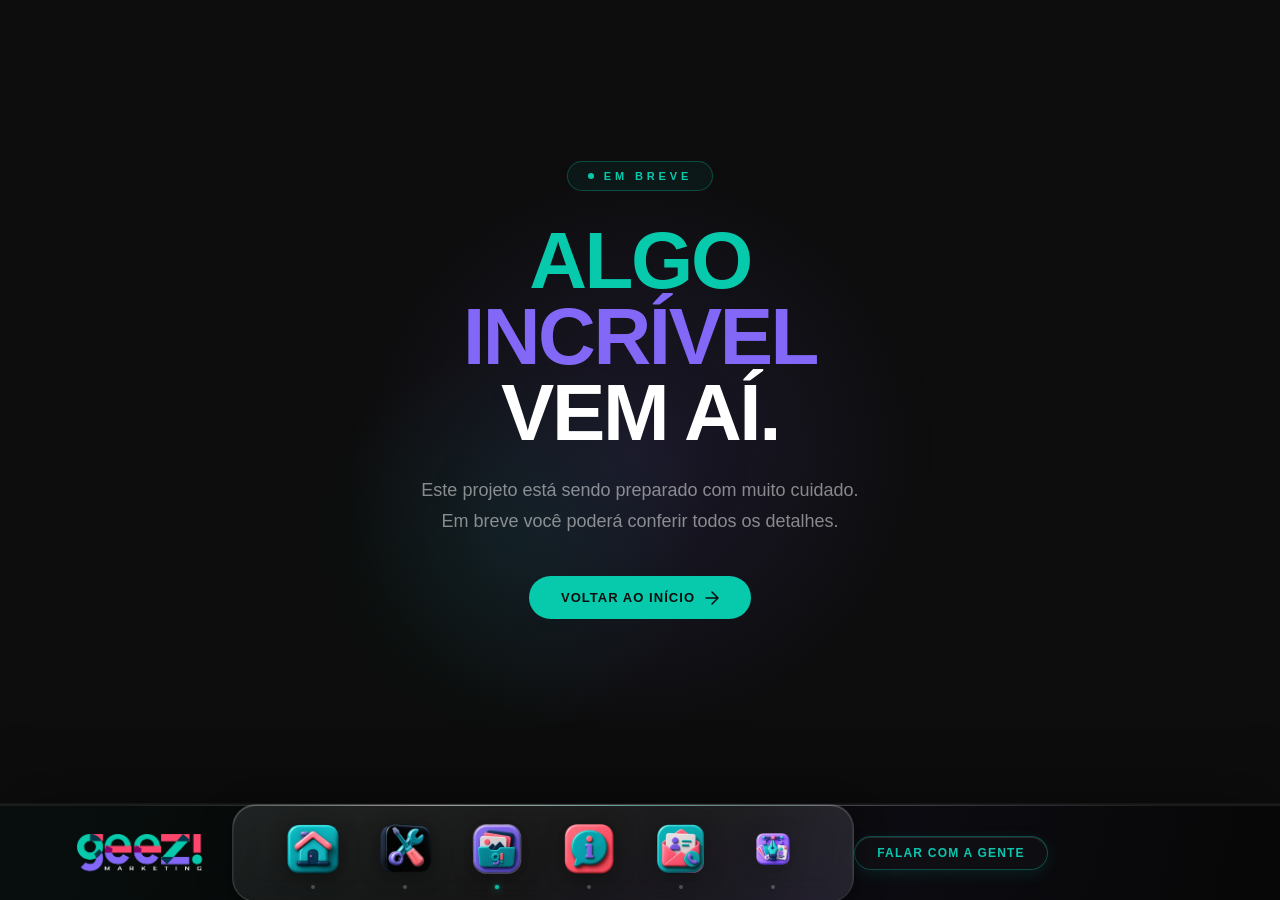
<file: projeto-duavesso.html>
<!DOCTYPE html>
<html lang="pt-BR">
<head>
  <meta charset="UTF-8" />
  <meta name="viewport" content="width=device-width, initial-scale=1.0" />
  <title>Duavesso — Geez</title>
  <meta name="description" content="Case Duavesso Studio Coiffeur: veja como a Geez Marketing desenvolveu o site e a identidade digital do salão." />
  <link rel="canonical" href="https://geezmarketing.com.br/projeto-duavesso.html" />
  <link rel="icon" type="image/png" href="assets/img/icons/favicon.png?v=2" />

  <!-- Dados estruturados (Schema.org) -->
  <script type="application/ld+json">
  {
    "@context": "https://schema.org",
    "@type": "ProfessionalService",
    "@id": "https://geezmarketing.com.br/#organization",
    "name": "Geez Marketing",
    "alternateName": "Geez",
    "description": "Agência de marketing em São Caetano do Sul e São Paulo: sites, identidade visual, branding, marketing digital e gráfica que transformam marcas em resultado.",
    "url": "https://geezmarketing.com.br/",
    "logo": "https://geezmarketing.com.br/assets/img/icons/logo-inteira.png",
    "image": "https://geezmarketing.com.br/assets/img/icons/logo-inteira.png",
    "telephone": "+55-11-94761-7491",
    "email": "contato@geezpublicidade.com.br",
    "priceRange": "$$",
    "address": {
      "@type": "PostalAddress",
      "streetAddress": "Alameda Terracota, 250 - Sala 301",
      "addressLocality": "São Caetano do Sul",
      "postalCode": "09531-190",
      "addressRegion": "SP",
      "addressCountry": "BR"
    },
    "areaServed": ["São Caetano do Sul", "São Paulo", "Grande São Paulo", "Ipiranga"],
    "sameAs": [
      "https://www.instagram.com/geezmarketing/"
    ],
    "keywords": "agência de marketing, agência de publicidade, criação de sites, web design, branding, identidade visual, marketing digital, gestão de redes sociais, UI UX design, gráfica offset e digital, impressão gráfica, São Caetano do Sul, São Paulo, Ipiranga",
    "hasOfferCatalog": {
      "@type": "OfferCatalog",
      "name": "Serviços Geez Marketing",
      "itemListElement": [
        { "@type": "Offer", "itemOffered": { "@type": "Service", "name": "Web Design", "description": "Sites que convertem, impressionam e fidelizam clientes." } },
        { "@type": "Offer", "itemOffered": { "@type": "Service", "name": "Branding", "description": "Identidade visual que transforma negócios em referências." } },
        { "@type": "Offer", "itemOffered": { "@type": "Service", "name": "Marketing Digital", "description": "Estratégia, conteúdo e performance para marcas que dominam o digital." } },
        { "@type": "Offer", "itemOffered": { "@type": "Service", "name": "Identidade Visual", "description": "Marca consistente em todos os pontos de contato com seu cliente." } },
        { "@type": "Offer", "itemOffered": { "@type": "Service", "name": "UI/UX Design", "description": "Interfaces que encantam usuários e entregam experiências memoráveis." } },
        { "@type": "Offer", "itemOffered": { "@type": "Service", "name": "Gráfica", "description": "Materiais impressos com acabamento premium: folders, cartões, embalagens e displays." } },
        { "@type": "Offer", "itemOffered": { "@type": "Service", "name": "Audiovisual", "description": "Produção de vídeo completa: roteiro, filmagem, edição e motion." } }
      ]
    }
  }
  </script>

  <!-- Open Graph / Twitter Card -->
  <meta property="og:type" content="website" />
  <meta property="og:site_name" content="Geez Marketing" />
  <meta property="og:locale" content="pt_BR" />
  <meta property="og:url" content="https://geezmarketing.com.br/projeto-duavesso.html" />
  <meta property="og:title" content="Duavesso — Geez" />
  <meta property="og:description" content="Case Duavesso Studio Coiffeur: veja como a Geez Marketing desenvolveu o site e a identidade digital do salão." />
  <meta property="og:image" content="https://geezmarketing.com.br/assets/img/icons/logo-inteira.png" />
  <meta name="twitter:card" content="summary_large_image" />
  <meta name="twitter:title" content="Duavesso — Geez" />
  <meta name="twitter:description" content="Case Duavesso Studio Coiffeur: veja como a Geez Marketing desenvolveu o site e a identidade digital do salão." />
  <meta name="twitter:image" content="https://geezmarketing.com.br/assets/img/icons/logo-inteira.png" />

  <!-- Preload dos ícones do dock (evita "pop-in" na transição entre páginas) -->
  <link rel="preload" as="image" href="assets/img/icons/logo-inteira.png" />

  <!-- Preconnect para recursos externos críticos -->
  <link rel="preconnect" href="https://api.fontshare.com" crossorigin />
  <link rel="preconnect" href="https://cdn.jsdelivr.net" crossorigin />

  <!-- Fontes (async — não bloqueia renderização) -->
  <link rel="preload" as="style" href="https://api.fontshare.com/v2/css?f[]=clash-display@400,500,600,700&f[]=satoshi@400,500,600,700&display=swap" />
  <link rel="stylesheet" href="https://api.fontshare.com/v2/css?f[]=clash-display@400,500,600,700&f[]=satoshi@400,500,600,700&display=swap" media="print" onload="this.media='all'" />
  <noscript><link rel="stylesheet" href="https://api.fontshare.com/v2/css?f[]=clash-display@400,500,600,700&f[]=satoshi@400,500,600,700&display=swap" /></noscript>
  <link rel="stylesheet" href="assets/css/reset.css" />
  <link rel="stylesheet" href="assets/css/variables.css" />
  <link rel="stylesheet" href="assets/css/dock.css" />
  <link rel="stylesheet" href="assets/css/responsive.css" />
  <link rel="stylesheet" href="assets/css/perf.css" />
  <link rel="stylesheet" href="assets/css/transition.css" />
  <style>
    body {
      background: #0D0D0D;
      color: #fff;
      font-family: 'Satoshi', sans-serif;
      min-height: 100svh;
      display: flex;
      align-items: center;
      justify-content: center;
      padding-bottom: 120px;
      overflow-x: hidden;
    }
    @media (max-width: 768px) {
      body { padding-bottom: 100px; }
    }
    @media (max-width: 380px) {
      body { padding-bottom: 84px; }
    }
    .wip {
      text-align: center;
      padding: 40px 24px;
      position: relative;
      z-index: 2;
      max-width: 680px;
      width: 100%;
    }
    .wip__label {
      font-size: 11px;
      font-weight: 600;
      letter-spacing: 0.35em;
      text-transform: uppercase;
      color: var(--color-teal);
      display: inline-flex;
      align-items: center;
      gap: 10px;
      margin-bottom: 32px;
      padding: 8px 20px;
      border-radius: 999px;
      border: 1px solid rgba(7,201,172,0.3);
      background: rgba(7,201,172,0.06);
    }
    .wip__label::before {
      content: '';
      width: 6px;
      height: 6px;
      border-radius: 50%;
      background: var(--color-teal);
      animation: pulse 2s ease-in-out infinite;
    }
    @keyframes pulse {
      0%, 100% { opacity: 1; transform: scale(1); }
      50% { opacity: 0.4; transform: scale(0.8); }
    }
    .wip__title {
      font-family: 'Clash Display', sans-serif;
      font-size: clamp(36px, 7vw, 80px);
      font-weight: 700;
      line-height: 0.95;
      letter-spacing: -0.03em;
      text-transform: uppercase;
      margin-bottom: 24px;
    }
    .wip__title .c-teal { color: var(--color-teal); }
    .wip__title .c-purple { color: var(--color-purple); }
    .wip__sub {
      font-size: clamp(14px, 1.5vw, 18px);
      color: rgba(255,255,255,0.5);
      line-height: 1.7;
      max-width: 440px;
      margin: 0 auto 40px;
    }
    .wip__cta {
      display: inline-flex;
      align-items: center;
      gap: 10px;
      background: var(--color-teal);
      color: #0D0D0D;
      font-family: 'Satoshi', sans-serif;
      font-size: 13px;
      font-weight: 700;
      letter-spacing: 0.08em;
      text-transform: uppercase;
      padding: 14px 32px;
      border-radius: 999px;
      text-decoration: none;
      transition: transform 0.2s ease, box-shadow 0.2s ease;
    }
    .wip__cta:hover {
      transform: translateY(-2px);
      box-shadow: 0 12px 32px rgba(7,201,172,0.35);
    }
    .wip__glow {
      position: fixed;
      inset: 0;
      pointer-events: none;
      z-index: 1;
    }
    .wip__glow::before {
      content: '';
      position: absolute;
      top: 50%;
      left: 50%;
      transform: translate(-50%, -50%);
      width: 600px;
      height: 600px;
      background: radial-gradient(circle, rgba(131,104,248,0.12) 0%, transparent 70%);
    }
    .wip__glow::after {
      content: '';
      position: absolute;
      top: 60%;
      left: 40%;
      transform: translate(-50%, -50%);
      width: 400px;
      height: 400px;
      background: radial-gradient(circle, rgba(7,201,172,0.08) 0%, transparent 70%);
    }
  </style>
</head>
<body>

  <div id="page-transition">
    <img src="assets/img/icons/logo-geez-static.webp" data-full="assets/img/icons/logo-geez.webp" alt="Geez" draggable="false" />
  </div>

  <div class="wip__glow"></div>

  <div class="wip">
    <span class="wip__label">Em breve</span>
    <h1 class="wip__title">
      <span class="c-teal">Algo</span><br>
      <span class="c-purple">incrível</span><br>
      vem aí.
    </h1>
    <p class="wip__sub">
      Este projeto está sendo preparado com muito cuidado. Em breve você poderá conferir todos os detalhes.
    </p>
    <a href="index.html" class="wip__cta">
      Voltar ao início
      <svg width="14" height="14" viewBox="0 0 14 14" fill="none">
        <path d="M1 7h12M7 1l6 6-6 6" stroke="currentColor" stroke-width="1.5" stroke-linecap="round" stroke-linejoin="round"/>
      </svg>
    </a>
  </div>

  <nav class="bottom-nav" id="dock-nav">
    <img class="bottom-nav__brand" src="assets/img/icons/logo-inteira.png" alt="Geez" draggable="false" />
    <div class="dock">
      <div class="dock__item" data-target="index.html">
        <div class="dock__icon dock__icon--img"><img src="assets/img/icons/home-static.webp" data-full="assets/img/icons/home.webp" alt="Início" draggable="false" /></div>
        <span class="dock__label">Início</span>
        <div class="dock__dot"></div>
      </div>
      <div class="dock__item" data-target="index.html#servicos">
        <div class="dock__icon dock__icon--img"><img src="assets/img/icons/servicos-static.webp" data-full="assets/img/icons/servicos.webp" alt="Serviços" draggable="false" /></div>
        <span class="dock__label">Serviços</span>
        <div class="dock__dot"></div>
      </div>
      <div class="dock__item is-active" data-target="projetos.html">
        <div class="dock__icon dock__icon--img"><img src="assets/img/icons/projetos-static.webp" data-full="assets/img/icons/projetos.webp" alt="Projetos" draggable="false" /></div>
        <span class="dock__label">Projetos</span>
        <div class="dock__dot"></div>
      </div>
      <div class="dock__item" data-target="sobre.html">
        <div class="dock__icon dock__icon--img"><img src="assets/img/icons/sobre-static.webp" data-full="assets/img/icons/sobre.webp" alt="Sobre" draggable="false" /></div>
        <span class="dock__label">Sobre</span>
        <div class="dock__dot"></div>
      </div>
      <div class="dock__item" data-target="index.html#contato">
        <div class="dock__icon dock__icon--img"><img src="assets/img/icons/contato-static.webp" data-full="assets/img/icons/contato.webp" alt="Contato" draggable="false" /></div>
        <span class="dock__label">Contato</span>
        <div class="dock__dot"></div>
      </div>
      <div class="dock__item" data-target="grafica.html">
        <div class="dock__icon dock__icon--img"><img src="assets/img/icons/grafica-static.webp" data-full="assets/img/icons/grafica.webp" alt="Gráfica" draggable="false" /></div>
        <span class="dock__label">Gráfica</span>
        <div class="dock__dot"></div>
      </div>
    </div>
    <a href="https://wa.me/5511947617491" target="_blank" rel="noopener" class="bottom-nav__cta">Falar com a gente</a>
  </nav>

  <script src="https://cdn.jsdelivr.net/npm/gsap@3.12.5/dist/gsap.min.js"></script>
  <script src="assets/js/transition.js"></script>
  <script src="assets/js/icon-swap.js"></script>
  <script src="assets/js/dock.js"></script>
</body>
</html>
</file>
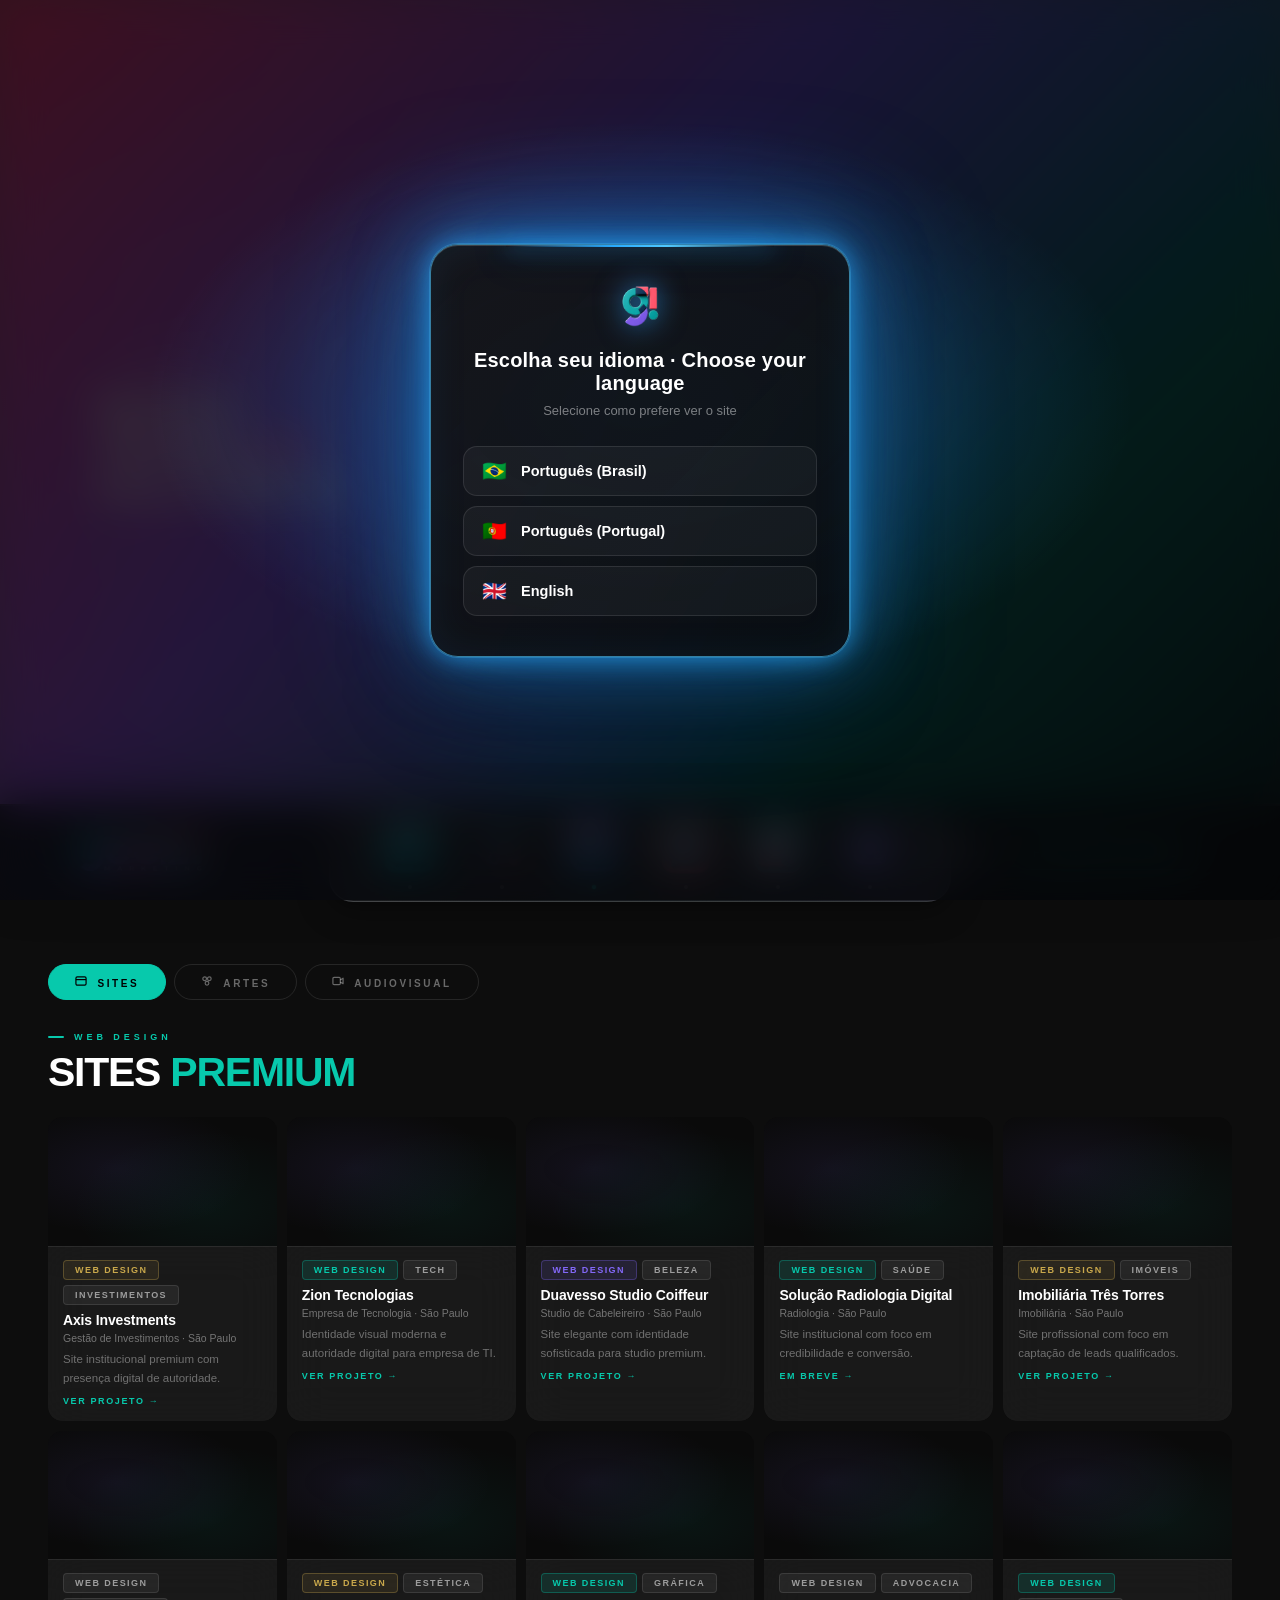
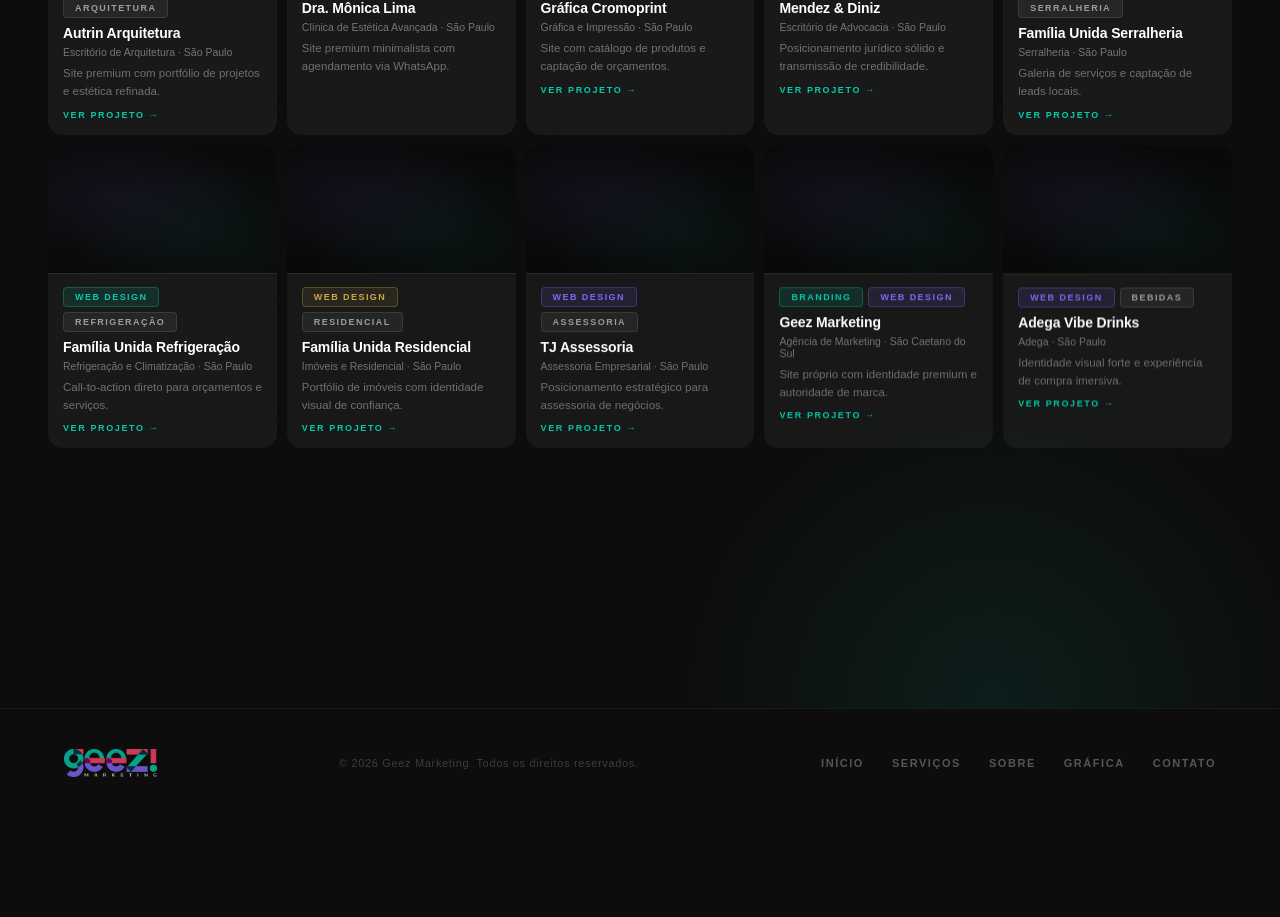
<file: projetos.html>
<!DOCTYPE html>
<html lang="pt-BR">
<head>
  <meta charset="UTF-8" />
  <meta name="viewport" content="width=device-width, initial-scale=1.0" />
  <title>Projetos — Geez</title>
  <meta name="description" content="Conheça os projetos da Geez: cases de sites, identidade visual, branding e campanhas que geram resultado para nossos clientes." />
  <link rel="canonical" href="https://geezmarketing.com.br/projetos.html" />
  <link rel="icon" type="image/png" href="assets/img/icons/favicon.png?v=2" />

  <!-- Dados estruturados (Schema.org) -->
  <script type="application/ld+json">
  {
    "@context": "https://schema.org",
    "@type": "ProfessionalService",
    "@id": "https://geezmarketing.com.br/#organization",
    "name": "Geez Marketing",
    "alternateName": "Geez",
    "description": "Agência de marketing em São Caetano do Sul e São Paulo: sites, identidade visual, branding, marketing digital e gráfica que transformam marcas em resultado.",
    "url": "https://geezmarketing.com.br/",
    "logo": "https://geezmarketing.com.br/assets/img/icons/logo-inteira.png",
    "image": "https://geezmarketing.com.br/assets/img/icons/logo-inteira.png",
    "telephone": "+55-11-94761-7491",
    "email": "contato@geezpublicidade.com.br",
    "priceRange": "$$",
    "address": {
      "@type": "PostalAddress",
      "streetAddress": "Alameda Terracota, 250 - Sala 301",
      "addressLocality": "São Caetano do Sul",
      "postalCode": "09531-190",
      "addressRegion": "SP",
      "addressCountry": "BR"
    },
    "areaServed": ["São Caetano do Sul", "São Paulo", "Grande São Paulo", "Ipiranga"],
    "sameAs": [
      "https://www.instagram.com/geezmarketing/"
    ],
    "keywords": "agência de marketing, agência de publicidade, criação de sites, web design, branding, identidade visual, marketing digital, gestão de redes sociais, UI UX design, gráfica offset e digital, impressão gráfica, São Caetano do Sul, São Paulo, Ipiranga",
    "hasOfferCatalog": {
      "@type": "OfferCatalog",
      "name": "Serviços Geez Marketing",
      "itemListElement": [
        { "@type": "Offer", "itemOffered": { "@type": "Service", "name": "Web Design", "description": "Sites que convertem, impressionam e fidelizam clientes." } },
        { "@type": "Offer", "itemOffered": { "@type": "Service", "name": "Branding", "description": "Identidade visual que transforma negócios em referências." } },
        { "@type": "Offer", "itemOffered": { "@type": "Service", "name": "Marketing Digital", "description": "Estratégia, conteúdo e performance para marcas que dominam o digital." } },
        { "@type": "Offer", "itemOffered": { "@type": "Service", "name": "Identidade Visual", "description": "Marca consistente em todos os pontos de contato com seu cliente." } },
        { "@type": "Offer", "itemOffered": { "@type": "Service", "name": "UI/UX Design", "description": "Interfaces que encantam usuários e entregam experiências memoráveis." } },
        { "@type": "Offer", "itemOffered": { "@type": "Service", "name": "Gráfica", "description": "Materiais impressos com acabamento premium: folders, cartões, embalagens e displays." } },
        { "@type": "Offer", "itemOffered": { "@type": "Service", "name": "Audiovisual", "description": "Produção de vídeo completa: roteiro, filmagem, edição e motion." } }
      ]
    }
  }
  </script>

  <!-- Open Graph / Twitter Card -->
  <meta property="og:type" content="website" />
  <meta property="og:site_name" content="Geez Marketing" />
  <meta property="og:locale" content="pt_BR" />
  <meta property="og:url" content="https://geezmarketing.com.br/projetos.html" />
  <meta property="og:title" content="Projetos — Geez" />
  <meta property="og:description" content="Conheça os projetos da Geez: cases de sites, identidade visual, branding e campanhas que geram resultado para nossos clientes." />
  <meta property="og:image" content="https://geezmarketing.com.br/assets/img/icons/logo-inteira.png" />
  <meta name="twitter:card" content="summary_large_image" />
  <meta name="twitter:title" content="Projetos — Geez" />
  <meta name="twitter:description" content="Conheça os projetos da Geez: cases de sites, identidade visual, branding e campanhas que geram resultado para nossos clientes." />
  <meta name="twitter:image" content="https://geezmarketing.com.br/assets/img/icons/logo-inteira.png" />

  <!-- Preload dos ícones do dock (evita "pop-in" na transição entre páginas) -->
  <link rel="preload" as="image" href="assets/img/icons/logo-inteira.png" />

  <!-- Preconnect para recursos externos críticos -->
  <link rel="preconnect" href="https://api.fontshare.com" crossorigin />
  <link rel="preconnect" href="https://cdn.jsdelivr.net" crossorigin />
  <link rel="preconnect" href="https://apresentacao.geezmarketing.com.br" crossorigin />

  <!-- Fontes (async — não bloqueia renderização) -->
  <link rel="preload" as="style" href="https://api.fontshare.com/v2/css?f[]=clash-display@400,500,600,700&f[]=satoshi@400,500,600,700&display=swap" />
  <link rel="stylesheet" href="https://api.fontshare.com/v2/css?f[]=clash-display@400,500,600,700&f[]=satoshi@400,500,600,700&display=swap" media="print" onload="this.media='all'" />
  <noscript><link rel="stylesheet" href="https://api.fontshare.com/v2/css?f[]=clash-display@400,500,600,700&f[]=satoshi@400,500,600,700&display=swap" /></noscript>
  <link rel="stylesheet" href="assets/css/reset.css" />
  <link rel="stylesheet" href="assets/css/variables.css" />
  <link rel="stylesheet" href="assets/css/dock.css" />
  <link rel="stylesheet" href="assets/css/projects.css" />
  <link rel="stylesheet" href="assets/css/responsive.css" />
  <link rel="stylesheet" href="assets/css/perf.css" />
  <link rel="stylesheet" href="assets/css/transition.css" />
  <link rel="stylesheet" href="assets/css/lang.css" />
  <style>
    body {
      background: #0D0D0D;
      color: #fff;
      font-family: 'Satoshi', sans-serif;
    }

    /* força altura do hero ignorando cache do projects.css */
    .pg-hero { min-height: 100svh !important; }

    /* ── PLAY BUTTON nos cards de vídeo ── */
    .pcard__play {
      position: absolute; inset: 0; z-index: 2;
      display: flex; align-items: center; justify-content: center;
      background: rgba(0,0,0,0.28);
      transition: opacity .3s, background .3s;
      cursor: pointer;
    }
    .pcard__play:hover { background: rgba(0,0,0,0.42); }
    .pcard__play .play-ring {
      width: 44px; height: 44px; border-radius: 50%;
      background: rgba(255,255,255,0.15);
      border: 1.5px solid rgba(255,255,255,0.5);
      display: flex; align-items: center; justify-content: center;
      transition: transform .2s, background .2s;
      backdrop-filter: blur(4px);
    }
    .pcard__play:hover .play-ring {
      transform: scale(1.1);
      background: rgba(255,255,255,0.25);
    }
    .pcard__play svg { margin-left: 3px; }
    .pcard__play.is-gone { opacity: 0; pointer-events: none; }

    /* ── FOOTER ── */
    .pg-footer {
      border-top: 1px solid rgba(255,255,255,0.06);
      padding: 40px clamp(24px, 5vw, 80px) 140px; /* 140px evita dock por cima */
    }
    .pg-footer__inner {
      display: flex;
      align-items: center;
      justify-content: space-between;
      flex-wrap: wrap;
      row-gap: 12px;
      gap: 24px;
    }
    .pg-footer__logo { display: flex; align-items: center; opacity: .8; transition: opacity .25s; }
    .pg-footer__logo:hover { opacity: 1; }
    .pg-footer__logo img { height: 28px; width: auto; display: block; }
    .pg-footer__copy {
      font-size: 11px;
      color: rgba(255,255,255,0.2);
      letter-spacing: 0.06em;
      text-align: center;
      flex: 1;
    }
    .pg-footer__links {
      display: flex;
      align-items: center;
      gap: 28px;
    }
    .pg-footer__links a {
      font-size: 11px;
      font-weight: 600;
      letter-spacing: 0.14em;
      text-transform: uppercase;
      color: rgba(255,255,255,0.3);
      transition: color .25s;
    }
    .pg-footer__links a:hover { color: #07C9AC; }
    @media (max-width: 768px) {
      .pg-footer__inner {
        flex-direction: column;
        align-items: center;
        gap: 18px;
        text-align: center;
      }
      .pg-footer__copy { flex: none; }
      .pg-footer__links { gap: 18px; flex-wrap: wrap; justify-content: center; }
    }

    /* ── TABS ── */
    .pg-tabs {
      display: flex; gap: 8px;
      padding: 0 48px 32px;
      flex-wrap: wrap;
    }
    .pg-tab {
      font-size: 10px; font-weight: 700; letter-spacing: .26em; text-transform: uppercase;
      padding: 10px 26px; border-radius: 999px;
      border: 1px solid rgba(255,255,255,.1);
      background: transparent; color: rgba(255,255,255,.38);
      cursor: pointer; transition: all .2s;
    }
    .pg-tab:hover { color: rgba(255,255,255,.75); border-color: rgba(255,255,255,.22); }
    .pg-tab.is-active.tab-sites    { background: var(--teal,#07C9AC);   border-color: var(--teal,#07C9AC);   color: #000; }
    .pg-tab.is-active.tab-artes    { background: var(--pink,#FE466C);   border-color: var(--pink,#FE466C);   color: #fff; }
    .pg-tab.is-active.tab-av       { background: var(--purple,#8368F8); border-color: var(--purple,#8368F8); color: #fff; }

    /* ── SECTION WRAPPER ── */
    .pg-section { padding: 0 48px 100px; }
    .pg-section.is-hidden { display: none; }

    .pg-section-head { margin-bottom: 24px; }
    .pg-sec-label {
      display: flex; align-items: center; gap: 10px;
      font-size: 9px; font-weight: 700; letter-spacing: .44em; text-transform: uppercase;
      color: var(--teal,#07C9AC); margin-bottom: 10px;
    }
    .pg-sec-label::before { content:''; width:16px; height:2px; background:var(--teal,#07C9AC); border-radius:1px; }
    .pg-sec-title {
      font-family: 'Clash Display', sans-serif;
      font-size: clamp(28px,3.2vw,44px); font-weight: 700;
      line-height: 1; letter-spacing: -.03em; text-transform: uppercase;
    }
    .pg-sec-title .accent-teal   { color: var(--teal,#07C9AC); }
    .pg-sec-title .accent-pink   { color: var(--pink,#FE466C); }
    .pg-sec-title .accent-purple { color: var(--purple,#8368F8); }

    /* ── PORTFOLIO GRID (sites) ── */
    .port-grid-v2 { display: grid; grid-template-columns: repeat(5,1fr); gap: 10px; }

    /* placeholder visual enquanto vídeo não carrega */
    .pcard__video {
      aspect-ratio: 16/9;
      background: linear-gradient(135deg, #111 0%, #1a1a1a 50%, #111 100%);
      position: relative;
    }
    .pcard__video::before {
      content: '';
      position: absolute; inset: 0;
      background: radial-gradient(ellipse at 30% 40%, rgba(131,104,248,.08) 0%, transparent 60%),
                  radial-gradient(ellipse at 70% 70%, rgba(7,201,172,.06) 0%, transparent 60%);
    }
    .pcard__video video {
      position: relative; z-index: 1;
    }

    .pcard {
      display: flex; flex-direction: column; text-decoration: none; color: inherit;
      border-radius: 14px; overflow: hidden;
      transition: transform .25s, box-shadow .25s;
    }
    .pcard:hover { transform: translateY(-3px); box-shadow: 0 20px 48px rgba(0,0,0,.5); }
    .pcard__video { width: 100%; overflow: hidden; flex-shrink: 0; background: #0a0a0a; }
    .pcard__video video { width: 100%; height: auto; display: block; }
    .pcard__info {
      padding: 13px 15px 15px; display: flex; flex-direction: column; gap: 4px;
      background: rgba(255,255,255,.05);
      backdrop-filter: blur(20px);
      border-top: 1px solid rgba(255,255,255,.08);
      flex: 1;
    }
    .pcard__tags { display: flex; gap: 5px; flex-wrap: wrap; margin-bottom: 3px; }
    .pcard__name {
      font-family: 'Clash Display', sans-serif;
      font-size: 14px; font-weight: 700; letter-spacing: -.01em; color: #fff; line-height: 1.2;
    }
    .pcard__cat  { font-size: 10.5px; color: rgba(255,255,255,.4); font-weight: 500; }
    .pcard__desc { font-size: 11.5px; line-height: 1.58; color: rgba(255,255,255,.38); margin-top: 2px; }
    .pcard__link {
      display: inline-flex; align-items: center; gap: 5px;
      font-size: 9px; font-weight: 700; letter-spacing: .18em; text-transform: uppercase;
      color: var(--teal,#07C9AC); text-decoration: none; margin-top: 5px;
      transition: gap .2s, opacity .2s;
    }
    .pcard__link:hover { gap: 9px; opacity: .7; }

    /* port tags */
    .port-tag {
      font-size: 9px; font-weight: 700; letter-spacing: .16em;
      text-transform: uppercase; padding: 4px 11px; border-radius: 4px;
    }
    .port-tag-teal   { color: #07C9AC; background: rgba(7,201,172,.12);   border: 1px solid rgba(7,201,172,.3); }
    .port-tag-purple { color: #8368F8; background: rgba(131,104,248,.12); border: 1px solid rgba(131,104,248,.3); }
    .port-tag-gold   { color: #C9A84C; background: rgba(201,168,76,.1);   border: 1px solid rgba(201,168,76,.3); }
    .port-tag-pink   { color: #FE466C; background: rgba(254,70,108,.1);   border: 1px solid rgba(254,70,108,.28); }
    .port-tag-dark   { color: rgba(255,255,255,.55); background: rgba(255,255,255,.06); border: 1px solid rgba(255,255,255,.1); }

    /* ── ARTES — masonry ── */
    .sart-filters {
      display: flex; gap: 6px; margin-bottom: 20px; flex-wrap: wrap;
    }
    .sart-filter {
      font-size: 8px; font-weight: 700; letter-spacing: .18em; text-transform: uppercase;
      padding: 5px 13px; border-radius: 999px;
      border: 1px solid rgba(255,255,255,.1);
      background: transparent; color: rgba(255,255,255,.38);
      cursor: pointer; transition: all .2s;
    }
    .sart-filter:hover  { color: rgba(255,255,255,.75); border-color: rgba(255,255,255,.22); }
    .sart-filter.active { background: var(--pink,#FE466C); border-color: var(--pink,#FE466C); color: #fff; }
    .sart-grid { columns: 4; column-gap: 10px; }
    .sart-card {
      break-inside: avoid; margin-bottom: 10px; border-radius: 10px;
      overflow: hidden; cursor: pointer; display: block;
      text-decoration: none; transition: transform .25s;
    }
    .sart-card:hover { transform: translateY(-2px); }
    .sart-card.hidden { display: none; }
    .sart-img { width: 100% !important; height: auto !important; display: block; transition: transform .35s; }
    .sart-card:hover .sart-img { transform: scale(1.03); }
    .sart-bar {
      padding: 6px 9px;
      background: rgba(255,255,255,.04);
      border-top: 1px solid rgba(255,255,255,.06);
      display: flex; align-items: center; justify-content: space-between; gap: 6px;
    }
    .sart-cat    { font-size: 7px; font-weight: 700; letter-spacing: .2em; text-transform: uppercase; white-space: nowrap; }
    .sart-client { font-size: 8.5px; color: rgba(255,255,255,.28); white-space: nowrap; overflow: hidden; text-overflow: ellipsis; }

    /* ── RESPONSIVE ── */
    @media (max-width: 1024px) {
      .port-grid-v2 { grid-template-columns: repeat(3,1fr); }
      .sart-grid { columns: 3; }
    }
    @media (max-width: 768px) {
      .pg-tabs { padding: 0 20px 20px; }
      .pg-section { padding: 0 20px 100px; }
      .port-grid-v2 { grid-template-columns: repeat(2,1fr) !important; gap: 8px; }
      .pcard__desc { display: none; }
      .pcard__tags { display: none; }
      .pcard__name { font-size: 12px; }
      .pcard__cat  { font-size: 9.5px; }
      .pcard__info { padding: 9px 10px 10px; }
      .sart-grid { columns: 2 !important; column-gap: 6px; }
      .sart-card { margin-bottom: 6px; }
      .pg-sec-title { font-size: clamp(24px, 8vw, 36px); }
    }
  </style>
</head>
<body>

  <div id="page-transition">
    <img src="assets/img/icons/logo-geez-static.webp" data-full="assets/img/icons/logo-geez.webp" alt="Geez" draggable="false" />
  </div>

  <!-- ── LANG POPUP — escolha de idioma (1ª visita) ── -->
  <div class="lang-popup" id="lang-popup">
    <div class="lang-popup__card">
      <img class="lang-popup__logo" src="assets/img/icons/logo-geez-static.webp" data-full="assets/img/icons/logo-geez.webp" alt="Geez" draggable="false" />
      <p class="lang-popup__title">Escolha seu idioma · Choose your language</p>
      <p class="lang-popup__sub">Selecione como prefere ver o site</p>
      <div class="lang-popup__options">
        <button type="button" class="lang-popup__btn" data-lang="pt-br">
          <span class="lang-popup__flag">🇧🇷</span>
          <span>Português (Brasil)</span>
        </button>
        <button type="button" class="lang-popup__btn" data-lang="pt-pt">
          <span class="lang-popup__flag">🇵🇹</span>
          <span>Português (Portugal)</span>
        </button>
        <button type="button" class="lang-popup__btn" data-lang="en">
          <span class="lang-popup__flag">🇬🇧</span>
          <span>English</span>
        </button>
      </div>
    </div>
  </div>

  <section class="projects-section" id="projects-section">

    <!-- ── HERO ── -->
    <div class="pg-hero">
      <div class="pg-hero__video">
        <video class="pg-hero__vid" src="assets/video/mulher-hero.mp4" autoplay muted loop playsinline></video>
      </div>
      <div class="pg-hero__text">
        <span class="pg-hero__label" data-i18n="projetos.hero.label">Portfólio</span>
        <h1 class="pg-hero__title" data-i18n="projetos.hero.title">Nosso<br><em>trabalho</em><br>fala por si.</h1>
        <p class="pg-hero__count"><strong id="visible-count">15</strong> <span id="count-label" data-i18n="projetos.count.sites">projetos</span></p>
      </div>
    </div>

    <!-- ── TABS ── -->
    <div class="pg-tabs">
      <button class="pg-tab tab-sites is-active" data-section="sites">
        <svg width="12" height="12" viewBox="0 0 13 13" fill="none" style="margin-right:5px"><rect x="1" y="2" width="11" height="9" rx="1.5" stroke="currentColor" stroke-width="1.3"/><path d="M1 5h11" stroke="currentColor" stroke-width="1.3"/></svg>
        <span data-i18n="projetos.tabs.sites">Sites</span>
      </button>
      <button class="pg-tab tab-artes" data-section="artes">
        <svg width="12" height="12" viewBox="0 0 13 13" fill="none" style="margin-right:5px"><circle cx="4" cy="4" r="2" stroke="currentColor" stroke-width="1.3"/><circle cx="9" cy="4" r="2" stroke="currentColor" stroke-width="1.3"/><circle cx="6.5" cy="9" r="2" stroke="currentColor" stroke-width="1.3"/></svg>
        <span data-i18n="projetos.tabs.artes">Artes</span>
      </button>
      <button class="pg-tab tab-av" data-section="audiovisual">
        <svg width="12" height="12" viewBox="0 0 13 13" fill="none" style="margin-right:5px"><rect x="1" y="2.5" width="8" height="8" rx="1.2" stroke="currentColor" stroke-width="1.3"/><path d="M9 5.5l3-2v6l-3-2" stroke="currentColor" stroke-width="1.3" stroke-linejoin="round"/></svg>
        <span data-i18n="common.cat.audiovisual">Audiovisual</span>
      </button>
    </div>

    <!-- ══════════════════════════════════
         SEÇÃO: SITES
    ══════════════════════════════════ -->
    <div class="pg-section" id="section-sites">
      <div class="pg-section-head">
        <p class="pg-sec-label">Web Design</p>
        <h2 class="pg-sec-title" data-i18n="projetos.sites.title">Sites <span class="accent-teal">Premium</span></h2>
      </div>

      <div class="port-grid-v2">

        <a href="https://www.axisinvestments.com.br" target="_blank" class="pcard">
          <div class="pcard__video"><video muted loop playsinline preload="none" data-src="https://apresentacao.geezmarketing.com.br/videos-web/axisinvestments-video.mp4"></video></div>
          <div class="pcard__info">
            <div class="pcard__tags"><span class="port-tag port-tag-gold">Web Design</span><span class="port-tag port-tag-dark" data-i18n="projetos.card.axis.tag2">Investimentos</span></div>
            <p class="pcard__name">Axis Investments</p>
            <p class="pcard__cat" data-i18n="projetos.card.axis.cat">Gestão de Investimentos · São Paulo</p>
            <p class="pcard__desc" data-i18n="projetos.card.axis.desc">Site institucional premium com presença digital de autoridade.</p>
            <span class="pcard__link" data-i18n="common.link.ver_projeto">Ver projeto →</span>
          </div>
        </a>

        <a href="https://ziontecnologias.com.br" target="_blank" class="pcard">
          <div class="pcard__video"><video muted loop playsinline preload="none" data-src="https://apresentacao.geezmarketing.com.br/videos-web/ziontecnologias-video.mp4"></video></div>
          <div class="pcard__info">
            <div class="pcard__tags"><span class="port-tag port-tag-teal">Web Design</span><span class="port-tag port-tag-dark" data-i18n="projetos.card.zion.tag2">Tech</span></div>
            <p class="pcard__name">Zion Tecnologias</p>
            <p class="pcard__cat" data-i18n="projetos.card.zion.cat">Empresa de Tecnologia · São Paulo</p>
            <p class="pcard__desc" data-i18n="projetos.card.zion.desc">Identidade visual moderna e autoridade digital para empresa de TI.</p>
            <span class="pcard__link" data-i18n="common.link.ver_projeto">Ver projeto →</span>
          </div>
        </a>

        <div class="pcard">
          <div class="pcard__video"><video muted loop playsinline preload="none" data-src="https://apresentacao.geezmarketing.com.br/videos-web/video-duavesso.mp4"></video></div>
          <div class="pcard__info">
            <div class="pcard__tags"><span class="port-tag port-tag-purple">Web Design</span><span class="port-tag port-tag-dark" data-i18n="projetos.card.duavesso.tag2">Beleza</span></div>
            <p class="pcard__name">Duavesso Studio Coiffeur</p>
            <p class="pcard__cat" data-i18n="projetos.card.duavesso.cat">Studio de Cabeleireiro · São Paulo</p>
            <p class="pcard__desc" data-i18n="projetos.card.duavesso.desc">Site elegante com identidade sofisticada para studio premium.</p>
            <span class="pcard__link">Ver projeto →</span>
          </div>
        </div>

        <div class="pcard">
          <div class="pcard__video"><video muted loop playsinline preload="none" data-src="https://apresentacao.geezmarketing.com.br/videos-web/solucaoradiologia-video.mp4"></video></div>
          <div class="pcard__info">
            <div class="pcard__tags"><span class="port-tag port-tag-teal">Web Design</span><span class="port-tag port-tag-dark" data-i18n="projetos.card.radiologia.tag2">Saúde</span></div>
            <p class="pcard__name">Solução Radiologia Digital</p>
            <p class="pcard__cat" data-i18n="projetos.card.radiologia.cat">Radiologia · São Paulo</p>
            <p class="pcard__desc" data-i18n="projetos.card.radiologia.desc">Site institucional com foco em credibilidade e conversão.</p>
            <span class="pcard__link" data-i18n="common.link.em_breve">Em breve →</span>
          </div>
        </div>

        <a href="https://imobiliariatrestorres.com.br" target="_blank" class="pcard">
          <div class="pcard__video"><video muted loop playsinline preload="none" data-src="https://apresentacao.geezmarketing.com.br/videos-web/trestorres-video.mp4"></video></div>
          <div class="pcard__info">
            <div class="pcard__tags"><span class="port-tag port-tag-gold">Web Design</span><span class="port-tag port-tag-dark" data-i18n="projetos.card.trestorres.tag2">Imóveis</span></div>
            <p class="pcard__name">Imobiliária Três Torres</p>
            <p class="pcard__cat" data-i18n="projetos.card.trestorres.cat">Imobiliária · São Paulo</p>
            <p class="pcard__desc" data-i18n="projetos.card.trestorres.desc">Site profissional com foco em captação de leads qualificados.</p>
            <span class="pcard__link" data-i18n="common.link.ver_projeto">Ver projeto →</span>
          </div>
        </a>

        <a href="https://autrinarquitetura.com" target="_blank" class="pcard">
          <div class="pcard__video"><video muted loop playsinline preload="none" data-src="https://apresentacao.geezmarketing.com.br/videos-web/autrinarquitetura-video.mp4"></video></div>
          <div class="pcard__info">
            <div class="pcard__tags"><span class="port-tag port-tag-dark">Web Design</span><span class="port-tag port-tag-dark" data-i18n="projetos.card.autrin.tag2">Arquitetura</span></div>
            <p class="pcard__name">Autrin Arquitetura</p>
            <p class="pcard__cat" data-i18n="projetos.card.autrin.cat">Escritório de Arquitetura · São Paulo</p>
            <p class="pcard__desc" data-i18n="projetos.card.autrin.desc">Site premium com portfólio de projetos e estética refinada.</p>
            <span class="pcard__link" data-i18n="common.link.ver_projeto">Ver projeto →</span>
          </div>
        </a>

        <div class="pcard">
          <div class="pcard__video"><video muted loop playsinline preload="none" data-src="https://apresentacao.geezmarketing.com.br/videos-web/estetica-monica-video.mp4"></video></div>
          <div class="pcard__info">
            <div class="pcard__tags"><span class="port-tag port-tag-gold">Web Design</span><span class="port-tag port-tag-dark" data-i18n="projetos.card.monica.tag2">Estética</span></div>
            <p class="pcard__name">Dra. Mônica Lima</p>
            <p class="pcard__cat" data-i18n="projetos.card.monica.cat">Clínica de Estética Avançada · São Paulo</p>
            <p class="pcard__desc" data-i18n="projetos.card.monica.desc">Site premium minimalista com agendamento via WhatsApp.</p>
          </div>
        </div>

        <a href="https://graficacromoprint.com.br" target="_blank" class="pcard">
          <div class="pcard__video"><video muted loop playsinline preload="none" data-src="https://apresentacao.geezmarketing.com.br/videos-web/graficacromoprint-video.mp4"></video></div>
          <div class="pcard__info">
            <div class="pcard__tags"><span class="port-tag port-tag-teal">Web Design</span><span class="port-tag port-tag-dark" data-i18n="projetos.card.cromoprint.tag2">Gráfica</span></div>
            <p class="pcard__name">Gráfica Cromoprint</p>
            <p class="pcard__cat" data-i18n="projetos.card.cromoprint.cat">Gráfica e Impressão · São Paulo</p>
            <p class="pcard__desc" data-i18n="projetos.card.cromoprint.desc">Site com catálogo de produtos e captação de orçamentos.</p>
            <span class="pcard__link" data-i18n="common.link.ver_projeto">Ver projeto →</span>
          </div>
        </a>

        <a href="https://www.mendezdiniz.com.br" target="_blank" class="pcard">
          <div class="pcard__video"><video muted loop playsinline preload="none" data-src="https://apresentacao.geezmarketing.com.br/videos-web/mendezdiniz-video.mp4"></video></div>
          <div class="pcard__info">
            <div class="pcard__tags"><span class="port-tag port-tag-dark">Web Design</span><span class="port-tag port-tag-dark" data-i18n="projetos.card.mendez.tag2">Advocacia</span></div>
            <p class="pcard__name">Mendez &amp; Diniz</p>
            <p class="pcard__cat" data-i18n="projetos.card.mendez.cat">Escritório de Advocacia · São Paulo</p>
            <p class="pcard__desc" data-i18n="projetos.card.mendez.desc">Posicionamento jurídico sólido e transmissão de credibilidade.</p>
            <span class="pcard__link" data-i18n="common.link.ver_projeto">Ver projeto →</span>
          </div>
        </a>

        <a href="https://serralheriafamiliaunida.com.br" target="_blank" class="pcard">
          <div class="pcard__video"><video muted loop playsinline preload="none" data-src="https://apresentacao.geezmarketing.com.br/videos-web/serralheriafamiliaunida-video.mp4"></video></div>
          <div class="pcard__info">
            <div class="pcard__tags"><span class="port-tag port-tag-teal">Web Design</span><span class="port-tag port-tag-dark" data-i18n="projetos.card.serralheria.tag2">Serralheria</span></div>
            <p class="pcard__name">Família Unida Serralheria</p>
            <p class="pcard__cat" data-i18n="projetos.card.serralheria.cat">Serralheria · São Paulo</p>
            <p class="pcard__desc" data-i18n="projetos.card.serralheria.desc">Galeria de serviços e captação de leads locais.</p>
            <span class="pcard__link" data-i18n="common.link.ver_projeto">Ver projeto →</span>
          </div>
        </a>

        <a href="https://refrigeracaofamiliaunida.com.br" target="_blank" class="pcard">
          <div class="pcard__video"><video muted loop playsinline preload="none" data-src="https://apresentacao.geezmarketing.com.br/videos-web/refrigeracaofamiliaunida-video.mp4"></video></div>
          <div class="pcard__info">
            <div class="pcard__tags"><span class="port-tag port-tag-teal">Web Design</span><span class="port-tag port-tag-dark" data-i18n="projetos.card.refrigeracao.tag2">Refrigeração</span></div>
            <p class="pcard__name">Família Unida Refrigeração</p>
            <p class="pcard__cat" data-i18n="projetos.card.refrigeracao.cat">Refrigeração e Climatização · São Paulo</p>
            <p class="pcard__desc" data-i18n="projetos.card.refrigeracao.desc">Call-to-action direto para orçamentos e serviços.</p>
            <span class="pcard__link" data-i18n="common.link.ver_projeto">Ver projeto →</span>
          </div>
        </a>

        <a href="https://residencialfamiliaunida.com.br" target="_blank" class="pcard">
          <div class="pcard__video"><video muted loop playsinline preload="none" data-src="https://apresentacao.geezmarketing.com.br/videos-web/residencialfamiliaunida-video.mp4"></video></div>
          <div class="pcard__info">
            <div class="pcard__tags"><span class="port-tag port-tag-gold">Web Design</span><span class="port-tag port-tag-dark" data-i18n="projetos.card.residencial.tag2">Residencial</span></div>
            <p class="pcard__name">Família Unida Residencial</p>
            <p class="pcard__cat" data-i18n="projetos.card.residencial.cat">Imóveis e Residencial · São Paulo</p>
            <p class="pcard__desc" data-i18n="projetos.card.residencial.desc">Portfólio de imóveis com identidade visual de confiança.</p>
            <span class="pcard__link" data-i18n="common.link.ver_projeto">Ver projeto →</span>
          </div>
        </a>

        <a href="https://tjassessoria.com.br" target="_blank" class="pcard">
          <div class="pcard__video"><video muted loop playsinline preload="none" data-src="https://apresentacao.geezmarketing.com.br/videos-web/tjassessoria-video.mp4"></video></div>
          <div class="pcard__info">
            <div class="pcard__tags"><span class="port-tag port-tag-purple">Web Design</span><span class="port-tag port-tag-dark" data-i18n="projetos.card.tj.tag2">Assessoria</span></div>
            <p class="pcard__name">TJ Assessoria</p>
            <p class="pcard__cat" data-i18n="projetos.card.tj.cat">Assessoria Empresarial · São Paulo</p>
            <p class="pcard__desc" data-i18n="projetos.card.tj.desc">Posicionamento estratégico para assessoria de negócios.</p>
            <span class="pcard__link" data-i18n="common.link.ver_projeto">Ver projeto →</span>
          </div>
        </a>

        <div class="pcard">
          <div class="pcard__video"><video muted loop playsinline preload="none" data-src="https://apresentacao.geezmarketing.com.br/videos-web/geezi-site-video.mp4"></video></div>
          <div class="pcard__info">
            <div class="pcard__tags"><span class="port-tag port-tag-teal">Branding</span><span class="port-tag port-tag-purple">Web Design</span></div>
            <p class="pcard__name">Geez Marketing</p>
            <p class="pcard__cat" data-i18n="projetos.card.geez.cat">Agência de Marketing · São Caetano do Sul</p>
            <p class="pcard__desc" data-i18n="projetos.card.geez.desc">Site próprio com identidade premium e autoridade de marca.</p>
            <span class="pcard__link">Ver projeto →</span>
          </div>
        </div>

        <a href="https://www.adegavibedrinks.com.br" target="_blank" class="pcard">
          <div class="pcard__video"><video muted loop playsinline preload="none" data-src="https://apresentacao.geezmarketing.com.br/videos-web/adegavibedrinks-video.mp4"></video></div>
          <div class="pcard__info">
            <div class="pcard__tags"><span class="port-tag port-tag-purple">Web Design</span><span class="port-tag port-tag-dark" data-i18n="projetos.card.vibedrinks.tag2">Bebidas</span></div>
            <p class="pcard__name">Adega Vibe Drinks</p>
            <p class="pcard__cat" data-i18n="projetos.card.vibedrinks.cat">Adega · São Paulo</p>
            <p class="pcard__desc" data-i18n="projetos.card.vibedrinks.desc">Identidade visual forte e experiência de compra imersiva.</p>
            <span class="pcard__link" data-i18n="common.link.ver_projeto">Ver projeto →</span>
          </div>
        </a>

      </div>
    </div>

    <!-- ══════════════════════════════════
         SEÇÃO: ARTES
    ══════════════════════════════════ -->
    <div class="pg-section is-hidden" id="section-artes">
      <div class="pg-section-head">
        <p class="pg-sec-label" data-i18n="projetos.artes.label">Criações</p>
        <h2 class="pg-sec-title" data-i18n="projetos.artes.title">Design <span class="accent-pink">exclusivo</span></h2>
      </div>

      <div class="sart-filters">
        <button class="sart-filter active" data-filter="all" data-i18n="common.cat.todos">Todos</button>
        <button class="sart-filter" data-filter="branding" data-i18n="common.cat.branding">Branding</button>
        <button class="sart-filter" data-filter="social" data-i18n="common.cat.social">Social</button>
        <button class="sart-filter" data-filter="web" data-i18n="common.cat.web">Web</button>
        <button class="sart-filter" data-filter="grafica" data-i18n="common.cat.grafica">Gráfica</button>
        <button class="sart-filter" data-filter="motion" data-i18n="common.cat.motion">Motion</button>
      </div>

      <div class="sart-grid">
        <a class="sart-card" data-category="branding" href="https://apresentacao.geezmarketing.com.br/artes/ACRINIL.png" target="_blank"><img class="sart-img" src="https://apresentacao.geezmarketing.com.br/artes/ACRINIL.png" loading="lazy" alt=""><div class="sart-bar"><span class="sart-cat" style="color:#07C9AC" data-i18n="common.cat.branding">Branding</span><span class="sart-client">Id. Visual</span></div></a>
        <a class="sart-card" data-category="social" href="https://apresentacao.geezmarketing.com.br/artes/CAIPIRINHA.png" target="_blank"><img class="sart-img" src="https://apresentacao.geezmarketing.com.br/artes/CAIPIRINHA.png" loading="lazy" alt=""><div class="sart-bar"><span class="sart-cat" style="color:#8368F8" data-i18n="common.cat.social">Social</span><span class="sart-client">Post</span></div></a>
        <a class="sart-card" data-category="web" href="https://apresentacao.geezmarketing.com.br/artes/Banners para site.png" target="_blank"><img class="sart-img" src="https://apresentacao.geezmarketing.com.br/artes/Banners para site.png" loading="lazy" alt=""><div class="sart-bar"><span class="sart-cat" style="color:#07B4FF" data-i18n="common.cat.web">Web</span><span class="sart-client">Banner</span></div></a>
        <a class="sart-card" data-category="branding" href="https://apresentacao.geezmarketing.com.br/artes/Prancheta 1 copiar.png" target="_blank"><img class="sart-img" src="https://apresentacao.geezmarketing.com.br/artes/Prancheta 1 copiar.png" loading="lazy" alt=""><div class="sart-bar"><span class="sart-cat" style="color:#07C9AC" data-i18n="common.cat.branding">Branding</span><span class="sart-client">Logo</span></div></a>
        <a class="sart-card" data-category="grafica" href="https://apresentacao.geezmarketing.com.br/artes/PARAFUADEIRAS.png" target="_blank"><img class="sart-img" src="https://apresentacao.geezmarketing.com.br/artes/PARAFUADEIRAS.png" loading="lazy" alt=""><div class="sart-bar"><span class="sart-cat" style="color:#C9A84C" data-i18n="common.cat.grafica">Gráfica</span><span class="sart-client">Produto</span></div></a>
        <a class="sart-card" data-category="social" href="https://apresentacao.geezmarketing.com.br/artes/MÃES NAMORADOS neki .png" target="_blank"><img class="sart-img" src="https://apresentacao.geezmarketing.com.br/artes/MÃES NAMORADOS neki .png" loading="lazy" alt=""><div class="sart-bar"><span class="sart-cat" style="color:#FE466C" data-i18n="common.cat.social">Social</span><span class="sart-client">Data</span></div></a>
        <a class="sart-card" data-category="motion" href="https://apresentacao.geezmarketing.com.br/artes/Untitled Project - illustrationImage.png" target="_blank"><img class="sart-img" src="https://apresentacao.geezmarketing.com.br/artes/Untitled Project - illustrationImage.png" loading="lazy" alt=""><div class="sart-bar"><span class="sart-cat" style="color:#8368F8" data-i18n="common.cat.motion">Motion</span><span class="sart-client">Animação</span></div></a>
        <a class="sart-card" data-category="branding" href="https://apresentacao.geezmarketing.com.br/artes/Laboratorio.png" target="_blank"><img class="sart-img" src="https://apresentacao.geezmarketing.com.br/artes/Laboratorio.png" loading="lazy" alt=""><div class="sart-bar"><span class="sart-cat" style="color:#07C9AC" data-i18n="common.cat.branding">Branding</span><span class="sart-client">Lab</span></div></a>
        <a class="sart-card" data-category="social" href="https://apresentacao.geezmarketing.com.br/artes/2.png" target="_blank"><img class="sart-img" src="https://apresentacao.geezmarketing.com.br/artes/2.png" loading="lazy" alt=""><div class="sart-bar"><span class="sart-cat" style="color:#8368F8" data-i18n="common.cat.social">Social</span><span class="sart-client">Carrossel</span></div></a>
        <a class="sart-card" data-category="social" href="https://apresentacao.geezmarketing.com.br/artes/ChatGPT Image 7 de jan. de 2026, 23_22_53.png" target="_blank"><img class="sart-img" src="https://apresentacao.geezmarketing.com.br/artes/ChatGPT Image 7 de jan. de 2026, 23_22_53.png" loading="lazy" alt=""><div class="sart-bar"><span class="sart-cat" style="color:#FE466C" data-i18n="common.cat.social">Social</span><span class="sart-client">Arte</span></div></a>
        <a class="sart-card" data-category="web" href="https://apresentacao.geezmarketing.com.br/artes/ChatGPT Image 8 de jan. de 2026, 22_34_37.png" target="_blank"><img class="sart-img" src="https://apresentacao.geezmarketing.com.br/artes/ChatGPT Image 8 de jan. de 2026, 22_34_37.png" loading="lazy" alt=""><div class="sart-bar"><span class="sart-cat" style="color:#07B4FF" data-i18n="common.cat.web">Web</span><span class="sart-client">UI</span></div></a>
        <a class="sart-card" data-category="branding" href="https://apresentacao.geezmarketing.com.br/artes/ChatGPT Image 9 de jan. de 2026, 00_46_41.png" target="_blank"><img class="sart-img" src="https://apresentacao.geezmarketing.com.br/artes/ChatGPT Image 9 de jan. de 2026, 00_46_41.png" loading="lazy" alt=""><div class="sart-bar"><span class="sart-cat" style="color:#07C9AC" data-i18n="common.cat.branding">Branding</span><span class="sart-client">Visual</span></div></a>
        <a class="sart-card" data-category="social" href="https://apresentacao.geezmarketing.com.br/artes/3.png" target="_blank"><img class="sart-img" src="https://apresentacao.geezmarketing.com.br/artes/3.png" loading="lazy" alt=""><div class="sart-bar"><span class="sart-cat" style="color:#8368F8" data-i18n="common.cat.social">Social</span><span class="sart-client">Stories</span></div></a>
        <a class="sart-card" data-category="grafica" href="https://apresentacao.geezmarketing.com.br/artes/st.png" target="_blank"><img class="sart-img" src="https://apresentacao.geezmarketing.com.br/artes/st.png" loading="lazy" alt=""><div class="sart-bar"><span class="sart-cat" style="color:#C9A84C" data-i18n="common.cat.grafica">Gráfica</span><span class="sart-client">Arte</span></div></a>
        <a class="sart-card" data-category="motion" href="https://apresentacao.geezmarketing.com.br/artes/Untitled Project - illustrationImage (1).png" target="_blank"><img class="sart-img" src="https://apresentacao.geezmarketing.com.br/artes/Untitled Project - illustrationImage (1).png" loading="lazy" alt=""><div class="sart-bar"><span class="sart-cat" style="color:#8368F8" data-i18n="common.cat.motion">Motion</span><span class="sart-client">Reel</span></div></a>
        <a class="sart-card" data-category="web" href="https://apresentacao.geezmarketing.com.br/artes/Untitled Project - illustrationImage (2).png" target="_blank"><img class="sart-img" src="https://apresentacao.geezmarketing.com.br/artes/Untitled Project - illustrationImage (2).png" loading="lazy" alt=""><div class="sart-bar"><span class="sart-cat" style="color:#07B4FF" data-i18n="common.cat.web">Web</span><span class="sart-client">App</span></div></a>
        <a class="sart-card" data-category="social" href="https://apresentacao.geezmarketing.com.br/artes/1.png" target="_blank"><img class="sart-img" src="https://apresentacao.geezmarketing.com.br/artes/1.png" loading="lazy" alt=""><div class="sart-bar"><span class="sart-cat" style="color:#8368F8" data-i18n="common.cat.social">Social</span><span class="sart-client">Post</span></div></a>
        <a class="sart-card" data-category="social" href="https://apresentacao.geezmarketing.com.br/artes/3 st.png" target="_blank"><img class="sart-img" src="https://apresentacao.geezmarketing.com.br/artes/3 st.png" loading="lazy" alt=""><div class="sart-bar"><span class="sart-cat" style="color:#FE466C" data-i18n="common.cat.social">Social</span><span class="sart-client">Stories</span></div></a>
        <a class="sart-card" data-category="social" href="https://apresentacao.geezmarketing.com.br/artes/Anuncio Oba.png" target="_blank"><img class="sart-img" src="https://apresentacao.geezmarketing.com.br/artes/Anuncio Oba.png" loading="lazy" alt=""><div class="sart-bar"><span class="sart-cat" style="color:#8368F8" data-i18n="common.cat.social">Social</span><span class="sart-client">Anúncio</span></div></a>
        <a class="sart-card" data-category="social" href="https://apresentacao.geezmarketing.com.br/artes/BLACK FRIDAY.png" target="_blank"><img class="sart-img" src="https://apresentacao.geezmarketing.com.br/artes/BLACK FRIDAY.png" loading="lazy" alt=""><div class="sart-bar"><span class="sart-cat" style="color:#FE466C" data-i18n="common.cat.social">Social</span><span class="sart-client">Black Friday</span></div></a>
        <a class="sart-card" data-category="social" href="https://apresentacao.geezmarketing.com.br/artes/CAPA.png" target="_blank"><img class="sart-img" src="https://apresentacao.geezmarketing.com.br/artes/CAPA.png" loading="lazy" alt=""><div class="sart-bar"><span class="sart-cat" style="color:#8368F8" data-i18n="common.cat.social">Social</span><span class="sart-client">Capa</span></div></a>
        <a class="sart-card" data-category="social" href="https://apresentacao.geezmarketing.com.br/artes/FAMILIA UNIDA RESIDENCIAL.png" target="_blank"><img class="sart-img" src="https://apresentacao.geezmarketing.com.br/artes/FAMILIA UNIDA RESIDENCIAL.png" loading="lazy" alt=""><div class="sart-bar"><span class="sart-cat" style="color:#FE466C" data-i18n="common.cat.social">Social</span><span class="sart-client">Família Unida</span></div></a>
        <a class="sart-card" data-category="web" href="https://apresentacao.geezmarketing.com.br/artes/HOME.png" target="_blank"><img class="sart-img" src="https://apresentacao.geezmarketing.com.br/artes/HOME.png" loading="lazy" alt=""><div class="sart-bar"><span class="sart-cat" style="color:#07B4FF" data-i18n="common.cat.web">Web</span><span class="sart-client">Home</span></div></a>
        <a class="sart-card" data-category="branding" href="https://apresentacao.geezmarketing.com.br/artes/Prancheta 1.png" target="_blank"><img class="sart-img" src="https://apresentacao.geezmarketing.com.br/artes/Prancheta 1.png" loading="lazy" alt=""><div class="sart-bar"><span class="sart-cat" style="color:#07C9AC" data-i18n="common.cat.branding">Branding</span><span class="sart-client">Logo</span></div></a>
        <a class="sart-card" data-category="branding" href="https://apresentacao.geezmarketing.com.br/artes/Prancheta 2.png" target="_blank"><img class="sart-img" src="https://apresentacao.geezmarketing.com.br/artes/Prancheta 2.png" loading="lazy" alt=""><div class="sart-bar"><span class="sart-cat" style="color:#07C9AC" data-i18n="common.cat.branding">Branding</span><span class="sart-client">Id. Visual</span></div></a>
        <a class="sart-card" data-category="branding" href="https://apresentacao.geezmarketing.com.br/artes/Prancheta 3 copiar 4.png" target="_blank"><img class="sart-img" src="https://apresentacao.geezmarketing.com.br/artes/Prancheta 3 copiar 4.png" loading="lazy" alt=""><div class="sart-bar"><span class="sart-cat" style="color:#07C9AC" data-i18n="common.cat.branding">Branding</span><span class="sart-client">Id. Visual</span></div></a>
        <a class="sart-card" data-category="branding" href="https://apresentacao.geezmarketing.com.br/artes/Prancheta 3 copiar 9.png" target="_blank"><img class="sart-img" src="https://apresentacao.geezmarketing.com.br/artes/Prancheta 3 copiar 9.png" loading="lazy" alt=""><div class="sart-bar"><span class="sart-cat" style="color:#07C9AC" data-i18n="common.cat.branding">Branding</span><span class="sart-client">Id. Visual</span></div></a>
        <a class="sart-card" data-category="social" href="https://apresentacao.geezmarketing.com.br/artes/TJ POST .png" target="_blank"><img class="sart-img" src="https://apresentacao.geezmarketing.com.br/artes/TJ POST .png" loading="lazy" alt=""><div class="sart-bar"><span class="sart-cat" style="color:#8368F8" data-i18n="common.cat.social">Social</span><span class="sart-client">TJ Assessoria</span></div></a>
        <a class="sart-card" data-category="social" href="https://apresentacao.geezmarketing.com.br/artes/TRABALHO POST.png" target="_blank"><img class="sart-img" src="https://apresentacao.geezmarketing.com.br/artes/TRABALHO POST.png" loading="lazy" alt=""><div class="sart-bar"><span class="sart-cat" style="color:#8368F8" data-i18n="common.cat.social">Social</span><span class="sart-client">Post</span></div></a>
        <a class="sart-card" data-category="social" href="https://apresentacao.geezmarketing.com.br/artes/TRES TORRES NATAL.png" target="_blank"><img class="sart-img" src="https://apresentacao.geezmarketing.com.br/artes/TRES TORRES NATAL.png" loading="lazy" alt=""><div class="sart-bar"><span class="sart-cat" style="color:#FE466C" data-i18n="common.cat.social">Social</span><span class="sart-client">Três Torres</span></div></a>
        <a class="sart-card" data-category="grafica" href="https://apresentacao.geezmarketing.com.br/artes/cartão de visita.png" target="_blank"><img class="sart-img" src="https://apresentacao.geezmarketing.com.br/artes/cartão de visita.png" loading="lazy" alt=""><div class="sart-bar"><span class="sart-cat" style="color:#C9A84C" data-i18n="common.cat.grafica">Gráfica</span><span class="sart-client">Cartão de Visita</span></div></a>
        <a class="sart-card" data-category="social" href="https://apresentacao.geezmarketing.com.br/artes/familia.png" target="_blank"><img class="sart-img" src="https://apresentacao.geezmarketing.com.br/artes/familia.png" loading="lazy" alt=""><div class="sart-bar"><span class="sart-cat" style="color:#8368F8" data-i18n="common.cat.social">Social</span><span class="sart-client">Arte</span></div></a>
        <a class="sart-card" data-category="social" href="https://apresentacao.geezmarketing.com.br/artes/mulher.png" target="_blank"><img class="sart-img" src="https://apresentacao.geezmarketing.com.br/artes/mulher.png" loading="lazy" alt=""><div class="sart-bar"><span class="sart-cat" style="color:#FE466C" data-i18n="common.cat.social">Social</span><span class="sart-client">Arte</span></div></a>
      </div>
    </div>

    <!-- ══════════════════════════════════
         SEÇÃO: AUDIOVISUAL
    ══════════════════════════════════ -->
    <div class="pg-section is-hidden" id="section-audiovisual">
      <div class="pg-section-head">
        <p class="pg-sec-label" data-i18n="projetos.av.label">Produções</p>
        <h2 class="pg-sec-title" data-i18n="projetos.av.title">Audio<span class="accent-purple">visual</span></h2>
      </div>

      <div class="sart-grid">
        <a class="sart-card" href="https://apresentacao.geezmarketing.com.br/videomaker/WhatsApp Image 2026-06-05 at 10.07.26.jpeg" target="_blank"><img class="sart-img" src="https://apresentacao.geezmarketing.com.br/videomaker/WhatsApp Image 2026-06-05 at 10.07.26.jpeg" loading="lazy" alt=""><div class="sart-bar"><span class="sart-cat" style="color:#FE466C" data-i18n="common.cat.audiovisual">Audiovisual</span><span class="sart-client" data-i18n="projetos.av.producao">Produção</span></div></a>
        <a class="sart-card" href="https://apresentacao.geezmarketing.com.br/videomaker/WhatsApp Image 2026-06-05 at 10.14.26.jpeg" target="_blank"><img class="sart-img" src="https://apresentacao.geezmarketing.com.br/videomaker/WhatsApp Image 2026-06-05 at 10.14.26.jpeg" loading="lazy" alt=""><div class="sart-bar"><span class="sart-cat" style="color:#FE466C" data-i18n="common.cat.audiovisual">Audiovisual</span><span class="sart-client" data-i18n="projetos.av.producao">Produção</span></div></a>
        <a class="sart-card" href="https://apresentacao.geezmarketing.com.br/videomaker/WhatsApp Image 2026-06-05 at 11.05.57.jpeg" target="_blank"><img class="sart-img" src="https://apresentacao.geezmarketing.com.br/videomaker/WhatsApp Image 2026-06-05 at 11.05.57.jpeg" loading="lazy" alt=""><div class="sart-bar"><span class="sart-cat" style="color:#FE466C" data-i18n="common.cat.audiovisual">Audiovisual</span><span class="sart-client">BTS</span></div></a>
        <a class="sart-card" href="https://apresentacao.geezmarketing.com.br/videomaker/WhatsApp Image 2026-06-05 at 11.29.18.jpeg" target="_blank"><img class="sart-img" src="https://apresentacao.geezmarketing.com.br/videomaker/WhatsApp Image 2026-06-05 at 11.29.18.jpeg" loading="lazy" alt=""><div class="sart-bar"><span class="sart-cat" style="color:#FE466C" data-i18n="common.cat.audiovisual">Audiovisual</span><span class="sart-client">BTS</span></div></a>
        <a class="sart-card" href="https://apresentacao.geezmarketing.com.br/videomaker/WhatsApp Image 2026-06-05 at 11.29.49.jpeg" target="_blank"><img class="sart-img" src="https://apresentacao.geezmarketing.com.br/videomaker/WhatsApp Image 2026-06-05 at 11.29.49.jpeg" loading="lazy" alt=""><div class="sart-bar"><span class="sart-cat" style="color:#FE466C" data-i18n="common.cat.audiovisual">Audiovisual</span><span class="sart-client">BTS</span></div></a>
        <a class="sart-card" href="https://apresentacao.geezmarketing.com.br/videomaker/WhatsApp Image 2026-06-05 at 11.36.32.jpeg" target="_blank"><img class="sart-img" src="https://apresentacao.geezmarketing.com.br/videomaker/WhatsApp Image 2026-06-05 at 11.36.32.jpeg" loading="lazy" alt=""><div class="sart-bar"><span class="sart-cat" style="color:#FE466C" data-i18n="common.cat.audiovisual">Audiovisual</span><span class="sart-client">BTS</span></div></a>
        <a class="sart-card" href="https://apresentacao.geezmarketing.com.br/videomaker/Captura de tela 2026-06-05 105733.png" target="_blank"><img class="sart-img" src="https://apresentacao.geezmarketing.com.br/videomaker/Captura de tela 2026-06-05 105733.png" loading="lazy" alt=""><div class="sart-bar"><span class="sart-cat" style="color:#8368F8" data-i18n="common.cat.videomaker">Video Maker</span><span class="sart-client" data-i18n="projetos.av.edicao">Edição</span></div></a>
        <a class="sart-card" href="https://apresentacao.geezmarketing.com.br/videomaker/Captura de tela 2026-06-05 105826.png" target="_blank"><img class="sart-img" src="https://apresentacao.geezmarketing.com.br/videomaker/Captura de tela 2026-06-05 105826.png" loading="lazy" alt=""><div class="sart-bar"><span class="sart-cat" style="color:#8368F8" data-i18n="common.cat.videomaker">Video Maker</span><span class="sart-client" data-i18n="projetos.av.edicao">Edição</span></div></a>
        <a class="sart-card" href="https://apresentacao.geezmarketing.com.br/videomaker/Captura de tela 2026-06-05 112220.png" target="_blank"><img class="sart-img" src="https://apresentacao.geezmarketing.com.br/videomaker/Captura de tela 2026-06-05 112220.png" loading="lazy" alt=""><div class="sart-bar"><span class="sart-cat" style="color:#8368F8" data-i18n="common.cat.videomaker">Video Maker</span><span class="sart-client" data-i18n="projetos.av.edicao">Edição</span></div></a>
        <a class="sart-card" href="https://apresentacao.geezmarketing.com.br/videomaker/Captura de tela 2026-06-05 034639.png" target="_blank"><img class="sart-img" src="https://apresentacao.geezmarketing.com.br/videomaker/Captura de tela 2026-06-05 034639.png" loading="lazy" alt=""><div class="sart-bar"><span class="sart-cat" style="color:#8368F8" data-i18n="common.cat.videomaker">Video Maker</span><span class="sart-client" data-i18n="projetos.av.edicao">Edição</span></div></a>
        <a class="sart-card" href="https://apresentacao.geezmarketing.com.br/videomaker/Captura de tela 2026-06-05 034718.png" target="_blank"><img class="sart-img" src="https://apresentacao.geezmarketing.com.br/videomaker/Captura de tela 2026-06-05 034718.png" loading="lazy" alt=""><div class="sart-bar"><span class="sart-cat" style="color:#8368F8" data-i18n="common.cat.videomaker">Video Maker</span><span class="sart-client" data-i18n="projetos.av.edicao">Edição</span></div></a>
        <a class="sart-card" href="https://apresentacao.geezmarketing.com.br/videomaker/Captura de tela 2026-06-05 141620.png" target="_blank"><img class="sart-img" src="https://apresentacao.geezmarketing.com.br/videomaker/Captura de tela 2026-06-05 141620.png" loading="lazy" alt=""><div class="sart-bar"><span class="sart-cat" style="color:#FE466C" data-i18n="common.cat.audiovisual">Audiovisual</span><span class="sart-client" data-i18n="projetos.av.producao">Produção</span></div></a>
        <a class="sart-card" href="https://apresentacao.geezmarketing.com.br/videomaker/652294549_18112782598663765_3964684104060627313_n.jpg" target="_blank"><img class="sart-img" src="https://apresentacao.geezmarketing.com.br/videomaker/652294549_18112782598663765_3964684104060627313_n.jpg" loading="lazy" alt=""><div class="sart-bar"><span class="sart-cat" style="color:#FE466C" data-i18n="common.cat.audiovisual">Audiovisual</span><span class="sart-client">BTS</span></div></a>
      </div>
    </div>

  </section>

  <!-- ── FOOTER ── -->
  <footer class="pg-footer">
    <div class="pg-footer__inner">
      <a href="index.html" class="pg-footer__logo" aria-label="Geez Marketing">
        <img src="assets/img/icons/logo-inteira.png" alt="Geez" height="28" draggable="false" loading="lazy" />
      </a>
      <span class="pg-footer__copy" data-i18n="common.footer.copy">© 2026 Geez Marketing. Todos os direitos reservados.</span>
      <nav class="pg-footer__links">
        <a href="index.html" data-i18n="common.dock.inicio">Início</a>
        <a href="index.html#servicos" data-i18n="common.dock.servicos">Serviços</a>
        <a href="sobre.html" data-i18n="common.dock.sobre">Sobre</a>
        <a href="grafica.html" data-i18n="common.dock.grafica">Gráfica</a>
        <a href="index.html#contato" data-i18n="common.dock.contato">Contato</a>
      </nav>
    </div>
  </footer>

  <!-- ── DOCK ── -->
  <nav class="bottom-nav" id="dock-nav">
    <img class="bottom-nav__brand" src="assets/img/icons/logo-inteira.png" alt="Geez" draggable="false" />
    <div class="dock">
      <div class="dock__item" data-target="index.html">
        <div class="dock__icon dock__icon--img"><img src="assets/img/icons/home-static.webp" data-full="assets/img/icons/home.webp" alt="Início" draggable="false" data-i18n-attr="alt:common.dock.inicio" /></div>
        <span class="dock__label" data-i18n="common.dock.inicio">Início</span><div class="dock__dot"></div>
      </div>
      <div class="dock__item" data-target="index.html#servicos">
        <div class="dock__icon dock__icon--img"><img src="assets/img/icons/servicos-static.webp" data-full="assets/img/icons/servicos.webp" alt="Serviços" draggable="false" data-i18n-attr="alt:common.dock.servicos" /></div>
        <span class="dock__label" data-i18n="common.dock.servicos">Serviços</span><div class="dock__dot"></div>
      </div>
      <div class="dock__item is-active" data-target="projetos.html">
        <div class="dock__icon dock__icon--img"><img src="assets/img/icons/projetos-static.webp" data-full="assets/img/icons/projetos.webp" alt="Projetos" draggable="false" data-i18n-attr="alt:common.dock.projetos" /></div>
        <span class="dock__label" data-i18n="common.dock.projetos">Projetos</span><div class="dock__dot"></div>
      </div>
      <div class="dock__item" data-target="sobre.html">
        <div class="dock__icon dock__icon--img"><img src="assets/img/icons/sobre-static.webp" data-full="assets/img/icons/sobre.webp" alt="Sobre" draggable="false" data-i18n-attr="alt:common.dock.sobre" /></div>
        <span class="dock__label" data-i18n="common.dock.sobre">Sobre</span><div class="dock__dot"></div>
      </div>
      <div class="dock__item" data-target="index.html#contato">
        <div class="dock__icon dock__icon--img"><img src="assets/img/icons/contato-static.webp" data-full="assets/img/icons/contato.webp" alt="Contato" draggable="false" data-i18n-attr="alt:common.dock.contato" /></div>
        <span class="dock__label" data-i18n="common.dock.contato">Contato</span><div class="dock__dot"></div>
      </div>
      <div class="dock__item" data-target="grafica.html">
        <div class="dock__icon dock__icon--img"><img src="assets/img/icons/grafica-static.webp" data-full="assets/img/icons/grafica.webp" alt="Gráfica" draggable="false" data-i18n-attr="alt:common.dock.grafica" /></div>
        <span class="dock__label" data-i18n="common.dock.grafica">Gráfica</span><div class="dock__dot"></div>
      </div>
    </div>
    <div class="bottom-nav__right">
      <div class="lang-switch">
        <button type="button" class="lang-switch__trigger" aria-haspopup="true" aria-expanded="false" aria-label="Escolher idioma">
          <svg viewBox="0 0 24 24" fill="none" stroke="currentColor" stroke-width="1.6"><circle cx="12" cy="12" r="9"/><path d="M3 12h18M12 3c2.5 2.6 3.8 5.7 3.8 9s-1.3 6.4-3.8 9c-2.5-2.6-3.8-5.7-3.8-9S9.5 5.6 12 3Z"/></svg>
          <span class="lang-switch__current">PT-BR</span>
        </button>
        <div class="lang-switch__menu" role="menu">
          <button type="button" class="lang-switch__btn" data-lang="pt-br" role="menuitem">PT-BR</button>
          <button type="button" class="lang-switch__btn" data-lang="pt-pt" role="menuitem">PT</button>
          <button type="button" class="lang-switch__btn" data-lang="en" role="menuitem">EN</button>
        </div>
      </div>
      <a href="https://wa.me/5511947617491" target="_blank" rel="noopener" class="bottom-nav__cta" data-i18n="common.dock.cta">Falar com a gente</a>
    </div>
  </nav>

  <script src="https://cdn.jsdelivr.net/npm/gsap@3.12.5/dist/gsap.min.js"></script>
  <script src="assets/i18n/strings.js"></script>
  <script src="assets/js/i18n.js"></script>
  <script src="assets/js/transition.js"></script>
  <script src="assets/js/icon-swap.js"></script>
  <script src="assets/js/dock.js"></script>
  <script src="assets/js/projects.js"></script>

  <script>
    /* ── ENTRY ANIMATIONS ── */
    gsap.from('.pg-tabs', { opacity: 0, y: 12, duration: 0.5, ease: 'power3.out', delay: 0.55 });
    gsap.from('.pcard', { opacity: 0, y: 22, duration: 0.55, ease: 'power3.out', stagger: 0.055, delay: 0.68 });

    var COUNTS = { sites: 15, artes: 32, audiovisual: 13 };
    var COUNT_KEYS = { sites: 'projetos.count.sites', artes: 'projetos.count.artes', audiovisual: 'projetos.count.av' };
    var countEl = document.getElementById('visible-count');
    var labelEl = document.getElementById('count-label');
    var currentSection = 'sites';

    /* ── TABS ── */
    document.querySelectorAll('.pg-tab').forEach(function(tab) {
      tab.addEventListener('click', function() {
        document.querySelectorAll('.pg-tab').forEach(function(t) { t.classList.remove('is-active'); });
        document.querySelectorAll('.pg-section').forEach(function(s) { s.classList.add('is-hidden'); });
        tab.classList.add('is-active');
        var sec = tab.dataset.section;
        currentSection = sec;
        document.getElementById('section-' + sec).classList.remove('is-hidden');
        countEl.textContent = COUNTS[sec];
        labelEl.textContent = (window.geezI18n ? window.geezI18n.t(COUNT_KEYS[sec]) : null) || sec;
        if (typeof lenis !== 'undefined') {
          lenis.scrollTo(0, { duration: 1.2, easing: function (t) { return 1 - Math.pow(1 - t, 4); } });
        } else {
          window.scrollTo({ top: 0, behavior: 'smooth' });
        }
      });
    });

    /* ── PLAY BUTTONS + VÍDEO nos cards ── */
    var isTouch  = window.matchMedia('(hover: none) and (pointer: coarse)').matches;
    var conn     = navigator.connection || navigator.webkitConnection || navigator.mozConnection;
    var saveData = !!(conn && (conn.saveData || /^(slow-2g|2g)$/.test(conn.effectiveType || '')));

    /* injeta botão de play em todos os containers de vídeo */
    document.querySelectorAll('.pcard__video').forEach(function(container) {
      var btn = document.createElement('div');
      btn.className = 'pcard__play';
      btn.setAttribute('aria-label', 'Reproduzir');
      btn.innerHTML = '<div class="play-ring"><svg width="14" height="16" viewBox="0 0 14 16" fill="none"><path d="M1 1l12 7L1 15V1z" fill="white"/></svg></div>';
      container.appendChild(btn);
    });

    function loadPlay(v, btn) {
      if (!v.src) v.src = v.dataset.src;
      v.play().catch(function(){});
      if (btn) btn.classList.add('is-gone');
    }

    if (saveData) {
      /* conexão lenta / economia de dados: só toca por interação, sem autoplay */
      document.querySelectorAll('.pcard').forEach(function(card) {
        var v   = card.querySelector('video');
        var btn = card.querySelector('.pcard__play');
        if (!v || !v.dataset.src) return;

        if (btn) {
          btn.addEventListener('click', function(e) {
            e.preventDefault(); e.stopPropagation();
            loadPlay(v, btn);
          }, { passive: false });
        }
        if (!isTouch) {
          card.addEventListener('mouseenter', function() { loadPlay(v, btn); });
          card.addEventListener('mouseleave', function() {
            v.pause(); v.currentTime = 0;
            if (btn) btn.classList.remove('is-gone');
          });
        }
      });
    } else {
      /* autoplay ao entrar na viewport, pausa ao sair — só os vídeos visíveis tocam,
         então o site nunca baixa/decodifica os 15 vídeos ao mesmo tempo */
      var io = new IntersectionObserver(function(entries) {
        entries.forEach(function(entry) {
          var v   = entry.target;
          var btn = v.closest('.pcard__video').querySelector('.pcard__play');
          if (entry.isIntersecting) {
            loadPlay(v, btn);
          } else {
            v.pause();
          }
        });
      }, { rootMargin: '120px 0px', threshold: 0.2 });

      document.querySelectorAll('.pcard__video video[data-src]').forEach(function(v) {
        io.observe(v);
      });

      /* clique no botão garante play imediato (ex.: autoplay bloqueado pelo navegador) */
      document.querySelectorAll('.pcard').forEach(function(card) {
        var v   = card.querySelector('video');
        var btn = card.querySelector('.pcard__play');
        if (!v || !btn) return;
        btn.addEventListener('click', function(e) {
          e.preventDefault(); e.stopPropagation();
          loadPlay(v, btn);
        }, { passive: false });
      });
    }

    /* ── ARTES FILTERS ── */
    document.querySelectorAll('.sart-filter').forEach(function(btn) {
      btn.addEventListener('click', function() {
        document.querySelectorAll('.sart-filter').forEach(function(b) { b.classList.remove('active'); });
        btn.classList.add('active');
        var f = btn.dataset.filter;
        document.querySelectorAll('#section-artes .sart-card').forEach(function(card) {
          card.classList.toggle('hidden', f !== 'all' && card.dataset.category !== f);
        });
      });
    });

    /* ── troca de idioma: re-sincroniza o rótulo do contador ── */
    document.addEventListener('lang:changed', function() {
      labelEl.textContent = (window.geezI18n ? window.geezI18n.t(COUNT_KEYS[currentSection]) : null) || currentSection;
    });

  </script>

</body>
</html>
</file>
<file: assets/css/variables.css>
:root {
  /* Cores */
  --color-bg:       #0D0D0D;
  --color-teal:     #07C9AC;
  --color-purple:   #8368F8;
  --color-pink:     #FE466C;
  --color-accent:   #07C9AC; /* primária padrão = teal */
  --color-white:    #FFFFFF;
  --color-gray:     #888888;
  --color-dark:     #111111;

  /* Fontes */
  --font-heading: 'Clash Display', sans-serif;
  --font-body:    'Satoshi', sans-serif;

  /* Espaçamentos */
  --section-pad: clamp(48px, 7vw, 96px);
  --container:   1280px;

  /* Transições */
  --ease-out:  cubic-bezier(0.16, 1, 0.3, 1);
  --ease-in:   cubic-bezier(0.7, 0, 0.84, 0);
  --ease-circ: cubic-bezier(0.85, 0, 0.15, 1);
}
</file>
<file: assets/css/dock.css>
/* =============================================
   DOCK — nav fixo global — Liquid Glass
   ============================================= */

/* ── BARRA INFERIOR ── */
.bottom-nav {
  overflow: visible !important;
  position: fixed !important;
  bottom: 0;
  left: 0;
  width: 100%;
  z-index: 9000;
  height: 96px;
  padding: 0 clamp(40px, 6vw, 100px);
  display: flex;
  align-items: center;
  justify-content: center;

  /* Liquid Glass — blur reduzido: fixo na tela o tempo todo, custo alto de repintura no scroll */
  background: rgba(8, 8, 8, 0.72);
  backdrop-filter: blur(16px) saturate(140%);
  -webkit-backdrop-filter: blur(16px) saturate(140%);
  border-top: 1px solid rgba(255, 255, 255, 0.08);
  box-shadow:
    0 -1px 0 rgba(255, 255, 255, 0.04),
    0 -20px 60px rgba(0, 0, 0, 0.25),
    inset 0 1px 0 rgba(255, 255, 255, 0.07);
}

/* shimmer líquido na barra */
.bottom-nav::before {
  content: '';
  position: absolute;
  inset: 0;
  pointer-events: none;
  background: linear-gradient(
    105deg,
    rgba(7, 201, 172, 0.04) 0%,
    transparent 40%,
    rgba(131, 104, 248, 0.04) 70%,
    transparent 100%
  );
}

/* linha de luz no topo da barra */
.bottom-nav::after {
  content: '';
  position: absolute;
  top: 0;
  left: 8%;
  width: 84%;
  height: 1px;
  background: linear-gradient(
    90deg,
    transparent,
    rgba(255, 255, 255, 0.18) 30%,
    rgba(7, 201, 172, 0.3) 50%,
    rgba(255, 255, 255, 0.18) 70%,
    transparent
  );
  pointer-events: none;
}

/* ── BRAND ── */
.bottom-nav__brand {
  position: absolute;
  left: clamp(40px, 6vw, 100px);
  height: 38px;
  width: auto;
  object-fit: contain;
  z-index: 1;
}

/* ── GRUPO DA DIREITA (CTA + seletor de idioma) ── */
.bottom-nav__right {
  position: absolute;
  right: clamp(40px, 6vw, 100px);
  z-index: 1;
  display: flex;
  align-items: center;
  gap: 14px;
}

/* ── CTA ── */
.bottom-nav__cta {
  flex-shrink: 0;
  white-space: nowrap;
  font-family: var(--font-body);
  font-size: 12px;
  font-weight: 700;
  letter-spacing: 0.1em;
  text-transform: uppercase;
  color: var(--color-teal);
  padding: 9px 22px;
  border-radius: 999px;

  /* Liquid Glass no botão */
  background: rgba(7, 201, 172, 0.08);
  backdrop-filter: blur(16px) saturate(160%);
  -webkit-backdrop-filter: blur(16px) saturate(160%);
  border: 1px solid rgba(7, 201, 172, 0.35);
  box-shadow:
    0 4px 16px rgba(7, 201, 172, 0.12),
    inset 0 1px 0 rgba(255, 255, 255, 0.12);
  transition: background 0.3s, box-shadow 0.3s, transform 0.2s;
}

.bottom-nav__cta:hover {
  background: rgba(7, 201, 172, 0.18);
  box-shadow:
    0 8px 28px rgba(7, 201, 172, 0.25),
    inset 0 1px 0 rgba(255, 255, 255, 0.2);
  transform: translateY(-1px);
}

/* ── PILL DO DOCK ── */
.dock {
  display: flex;
  align-items: flex-end;
  gap: 28px;
  padding: 12px 48px;
  border-radius: 24px;
  position: relative;
  -webkit-font-smoothing: antialiased;
  -moz-osx-font-smoothing: grayscale;

  /* Liquid Glass intenso */
  background: linear-gradient(
    160deg,
    rgba(255, 255, 255, 0.1) 0%,
    rgba(255, 255, 255, 0.05) 50%,
    rgba(131, 104, 248, 0.06) 100%
  );
  backdrop-filter: blur(32px) saturate(200%) brightness(1.1);
  -webkit-backdrop-filter: blur(32px) saturate(200%) brightness(1.1);
  border: 1px solid rgba(255, 255, 255, 0.14);
  box-shadow:
    0 8px 32px rgba(0, 0, 0, 0.35),
    0 2px 8px rgba(0, 0, 0, 0.2),
    inset 0 1px 0 rgba(255, 255, 255, 0.2),
    inset 0 -1px 0 rgba(0, 0, 0, 0.15),
    inset 1px 0 0 rgba(255, 255, 255, 0.06),
    inset -1px 0 0 rgba(255, 255, 255, 0.06);
}

/* reflexo de luz no topo do pill */
.dock::before {
  content: '';
  position: absolute;
  top: 0;
  left: 16px;
  right: 16px;
  height: 1px;
  background: linear-gradient(
    90deg,
    transparent,
    rgba(255, 255, 255, 0.35) 40%,
    rgba(255, 255, 255, 0.35) 60%,
    transparent
  );
  border-radius: 999px;
  pointer-events: none;
}

/* shimmer animado sobre o pill */
.dock::after {
  content: '';
  position: absolute;
  inset: 0;
  border-radius: 24px;
  background: linear-gradient(
    105deg,
    transparent 0%,
    rgba(255, 255, 255, 0.04) 40%,
    rgba(255, 255, 255, 0.08) 50%,
    rgba(255, 255, 255, 0.04) 60%,
    transparent 100%
  );
  background-size: 200% 100%;
  animation: liquid-shimmer 6s ease-in-out infinite;
  pointer-events: none;
}

@keyframes liquid-shimmer {
  0%   { background-position: -100% 0; }
  50%  { background-position: 200% 0; }
  100% { background-position: -100% 0; }
}

/* Todos os ícones com tamanho idêntico */

/* ── ÍCONE ── */
.dock__item {
  display: flex;
  flex-direction: column;
  align-items: center;
  justify-content: flex-end;
  position: relative;
  cursor: pointer;
  transform-origin: bottom center;
  will-change: transform;
}

.dock__icon {
  width: clamp(44px, 5vw, 64px);
  height: clamp(44px, 5vw, 64px);
  border-radius: 16px;
  display: flex;
  align-items: center;
  justify-content: center;
  font-size: 32px;
  flex-shrink: 0;
  user-select: none;
  pointer-events: none;
  position: relative;
  transition: box-shadow 0.25s;

  /* Liquid Glass nos ícones sem imagem */
  background: linear-gradient(
    145deg,
    rgba(255, 255, 255, 0.14) 0%,
    rgba(255, 255, 255, 0.06) 100%
  );
  backdrop-filter: blur(12px) saturate(160%);
  -webkit-backdrop-filter: blur(12px) saturate(160%);
  border: 1px solid rgba(255, 255, 255, 0.16);
  box-shadow:
    0 4px 12px rgba(0, 0, 0, 0.25),
    inset 0 1px 0 rgba(255, 255, 255, 0.25);
}

.dock__item:hover .dock__icon {
  box-shadow:
    0 6px 20px rgba(7, 201, 172, 0.2),
    inset 0 1px 0 rgba(255, 255, 255, 0.35);
  border-color: rgba(255, 255, 255, 0.28);
}

/* ícone com imagem */
.dock__icon--img {
  background: none !important;
  border: none !important;
  box-shadow: none !important;
  backdrop-filter: none !important;
  -webkit-backdrop-filter: none !important;
  padding: 0;
}

.dock__icon--img img {
  width: 100%;
  height: 100%;
  object-fit: contain;
  border-radius: 16px;
  display: block;
  pointer-events: none;
  filter: drop-shadow(0 4px 10px rgba(0, 0, 0, 0.4));
  transition: filter 0.25s;
}

.dock__item:hover .dock__icon--img img {
  filter: drop-shadow(0 6px 16px rgba(7, 201, 172, 0.3));
}

/* ícone com vídeo — transparente via blend mode */
.dock__icon--video {
  background: transparent !important;
  border: none !important;
  padding: 0;
  overflow: hidden;
  border-radius: 16px;
  box-shadow: none;
  transition: box-shadow 0.3s;
}

.dock__icon--video video {
  width: 100%;
  height: 100%;
  object-fit: cover;
  border-radius: 16px;
  display: block;
  pointer-events: none;
  mix-blend-mode: screen;   /* fundo preto some, o conteúdo brilha */
}

/* anel teal ao redor do vídeo no item ativo */
.dock__item.is-active .dock__icon--video {
  box-shadow:
    0 0 0 2px rgba(7, 201, 172, 0.7),
    0 6px 20px rgba(7, 201, 172, 0.35),
    inset 0 1px 0 rgba(255, 255, 255, 0.15);
}

.dock__item:hover .dock__icon--video {
  box-shadow:
    0 0 0 1.5px rgba(7, 201, 172, 0.4),
    0 8px 24px rgba(7, 201, 172, 0.2),
    inset 0 1px 0 rgba(255, 255, 255, 0.2);
}

/* ── TOOLTIP ── */
.dock__label {
  position: absolute;
  bottom: calc(100% + 14px);
  left: 50%;
  transform: translateX(-50%);
  font-family: var(--font-body);
  font-size: 11px;
  font-weight: 600;
  letter-spacing: 0.06em;
  color: rgba(255, 255, 255, 0.9);
  white-space: nowrap;
  pointer-events: none;
  opacity: 0;
  transition: opacity 0.18s;
  z-index: 200;

  /* Liquid Glass no tooltip */
  background: rgba(10, 10, 10, 0.6);
  backdrop-filter: blur(20px) saturate(160%);
  -webkit-backdrop-filter: blur(20px) saturate(160%);
  border: 1px solid rgba(255, 255, 255, 0.1);
  padding: 5px 12px;
  border-radius: 8px;
  box-shadow:
    0 4px 16px rgba(0, 0, 0, 0.3),
    inset 0 1px 0 rgba(255, 255, 255, 0.12);
}

.dock__item:hover .dock__label {
  opacity: 1;
}

/* ── PONTO INDICADOR ── */
.dock__dot {
  width: 4px;
  height: 4px;
  border-radius: 50%;
  background: rgba(255, 255, 255, 0.25);
  margin-top: 4px;
  transition: background 0.25s, box-shadow 0.25s;
}

.dock__item.is-active .dock__dot {
  background: var(--color-teal);
  box-shadow: 0 0 8px rgba(7, 201, 172, 0.8), 0 0 2px var(--color-teal);
}
</file>
<file: assets/css/responsive.css>
/* =============================================
   RESPONSIVE — Mobile First Overrides
   Breakpoints: 1024px · 768px · 480px · 380px
   ============================================= */

/* ─────────────────────────────────────────────
   TABLET  ≤ 1024px
   ───────────────────────────────────────────── */
@media (max-width: 1024px) {

  .hero-split__right-inner {
    padding: clamp(24px, 3.5vw, 48px);
  }

  .svc-nav { display: none; }

  .bottom-nav {
    height: 82px;
  }
  .bottom-nav__brand { left: clamp(24px, 3vw, 48px); height: 32px; }
  .bottom-nav__right { right: clamp(24px, 3vw, 48px); }
  .dock { gap: 16px; padding: 10px 28px; }
}

/* ─────────────────────────────────────────────
   TABLET + PHONE  ≤ 768px
   ───────────────────────────────────────────── */
@media (max-width: 768px) {

  /* ── CURSOR — desativa em touch ── */
  .cursor-g { display: none; }

  /* ── MAIN CONTENT ── */
  #main-content { padding-bottom: 80px; }

  /* ══════════════════════════════════════════
     HERO SPLIT — empilha vertical
     ══════════════════════════════════════════ */
  .hero-split {
    flex-direction: column;
    height: 100svh;
  }

  .hero-split__left {
    width: 100%;
    height: 40%;
    flex-shrink: 0;
  }

  .hero-split__left::after { display: none; }

  .hero-split__badge {
    top: 14px;
    left: 14px;
    font-size: 9px;
    padding: 5px 12px;
    letter-spacing: 0.18em;
  }

  .hero-split__right {
    flex: 1;
    width: 100%;
  }

  .hero-split__right-inner {
    padding: 24px 22px 20px;
    justify-content: center;
  }

  .hero-split__eyebrow {
    font-size: 9px;
    padding: 5px 12px;
    margin-bottom: 14px;
    letter-spacing: 0.18em;
  }

  .hero-split__phrase { font-size: clamp(28px, 9vw, 48px); }
  .hero-split__sub    { font-size: 12px; margin-top: 12px; max-width: 100%; }
  .hero-split__cta    { margin-top: 18px; }

  .ticker { padding: 8px 0; }
  .ticker__item {
    font-size: 9px;
    gap: 16px;
    padding-right: 24px;
    letter-spacing: 0.12em;
  }

  /* ══════════════════════════════════════════
     CARD SECTION
     ══════════════════════════════════════════ */
  .card-section {
    border-radius: 20px 20px 0 0;
    margin-top: -24px;
  }

  .manifesto {
    grid-template-columns: 1fr;
    height: auto;
    overflow: visible;
  }

  .manifesto__left {
    padding: 36px 20px 28px;
    order: 1;
  }

  .manifesto__right {
    order: 2;
    height: 100vw;
    max-height: none;
    margin: 0 -1px; /* cobre qualquer pixel de borda do card */
  }

  .manifesto__right video {
    object-fit: cover;
    object-position: center top;
  }

  .manifesto__label  { font-size: 10px; padding: 6px 12px; margin-bottom: 20px; }
  .manifesto__title  { font-size: clamp(28px, 8vw, 44px); }
  .manifesto__sub    { font-size: 13px; }
  .manifesto__tags   { margin-top: 20px; }
  .manifesto__line   { margin-top: 20px; flex-direction: column; align-items: flex-start; gap: 12px; }
  .manifesto__line-bar { width: 40px; max-width: 40px; }

  .tag { font-size: 10px; padding: 5px 12px; }

  /* ══════════════════════════════════════════
     SERVIÇOS
     ══════════════════════════════════════════ */
  .svc-inner {
    flex-direction: column;
    align-items: flex-start;
    justify-content: flex-end;
    padding: 24px 20px 80px;
  }

  .svc-title { font-size: clamp(24px, 8vw, 40px); } /* reduzido para evitar quebra do "Identidade Visual" */
  .svc-desc  { font-size: 13px; margin-bottom: 24px; }
  .svc-label { font-size: 9px; padding: 6px 14px; margin-bottom: 20px; }

  /* ══════════════════════════════════════════
     FLIP LINKS — seção Sobre
     ══════════════════════════════════════════ */
  .section-teal {
    min-height: auto;
    padding-top: 56px;
    padding-bottom: 80px;
  }

  .flip-header { padding: 0 20px; margin-bottom: 28px; }
  .flip-header__title { font-size: clamp(20px, 6vw, 32px); }

  /* ══════════════════════════════════════════
     SEÇÃO BRANCA — Contato
     ══════════════════════════════════════════ */
  .section-white { min-height: auto; padding-bottom: 100px; }

  /* ══════════════════════════════════════════
     DOCK — mobile
     ══════════════════════════════════════════ */
  .bottom-nav {
    height: 72px !important;
    padding: 0 12px !important;
    justify-content: center !important;
    /* backdrop-filter faz a barra virar o referencial de position:fixed dos filhos,
       e o seletor de idioma acabava em cima do dock em vez do canto da tela */
    background: rgba(8, 8, 8, 0.92);
    backdrop-filter: none !important;
    -webkit-backdrop-filter: none !important;
  }

  .bottom-nav__brand,
  .bottom-nav__cta { display: none !important; }

  /* seletor de idioma sai da barra e vira pill fixo no canto,
     senão fica em cima dos ícones do dock (que ocupam quase
     a largura toda da tela no mobile) */
  .bottom-nav__right {
    position: fixed !important;
    top: 12px;
    right: 12px;
    bottom: auto;
    left: auto;
    z-index: 9500;
  }

  .lang-switch__trigger {
    background: rgba(8, 8, 8, 0.72);
    backdrop-filter: blur(16px) saturate(140%);
    -webkit-backdrop-filter: blur(16px) saturate(140%);
    border: 1px solid rgba(255, 255, 255, 0.1);
  }

  .dock {
    gap: 10px;
    padding: 8px 18px;
    border-radius: 16px;
    width: fit-content;
    max-width: calc(100vw - 20px);
  }

  .dock__icon--img img { border-radius: 10px; }

  .dock__label { bottom: calc(100% + 8px); }

  .popup { padding: 36px 24px; border-radius: 18px; }
  .popup__phrase { font-size: clamp(28px, 9vw, 44px); }

  /* ══════════════════════════════════════════
     FOOTER — empilha vertical no mobile
     ══════════════════════════════════════════ */
  .contato__footer {
    flex-direction: column;
    align-items: center;
    gap: 20px;
    text-align: center;
    padding-top: 32px;
  }

  .contato__footer-copy { flex: none; }

  .contato__footer-links { gap: 20px; flex-wrap: wrap; justify-content: center; }

  /* ══════════════════════════════════════════
     EM BREVE — páginas wip
     ══════════════════════════════════════════ */
  .wip__title  { font-size: clamp(32px, 11vw, 60px) !important; }
  .wip__sub    { font-size: 13px !important; }
  .wip__label  { font-size: 10px; padding: 6px 14px; margin-bottom: 20px; }
}

/* ─────────────────────────────────────────────
   PHONE  ≤ 480px
   ───────────────────────────────────────────── */
@media (max-width: 480px) {

  .hero-split__phrase    { font-size: clamp(24px, 8.5vw, 40px); }
  .hero-split__right-inner { padding: 20px 18px 16px; }

  .manifesto__title { font-size: clamp(24px, 8vw, 36px); }
  .manifesto__left  { padding: 28px 16px 24px; }
  .manifesto__right { height: 100vw; max-height: none; }

  .svc-title { font-size: clamp(20px, 7vw, 34px); } /* 7vw @ 390px = 27.3px → "IDENTIDADE VISUAL" cabe em 1 linha */

  .dock { gap: 8px; padding: 7px 14px; }

  .btn-primary { font-size: 11px; padding: 12px 20px; }

  .wip__title { font-size: clamp(28px, 10vw, 48px) !important; }
}

/* ─────────────────────────────────────────────
   PHONE PEQUENO  ≤ 380px
   ───────────────────────────────────────────── */
@media (max-width: 380px) {

  .hero-split__phrase    { font-size: clamp(22px, 8vw, 34px); }
  .hero-split__right-inner { padding: 16px 14px 12px; }
  .hero-split__sub       { font-size: 11px; margin-top: 8px; }
  .hero-split__cta       { margin-top: 12px; }

  .manifesto__title { font-size: clamp(22px, 7.5vw, 32px); }
  .manifesto__left  { padding: 24px 14px 20px; }

  .bottom-nav { height: 64px !important; }
  .dock { gap: 6px; padding: 6px 10px; }

  .wip__title { font-size: clamp(26px, 9.5vw, 40px) !important; }
}
</file>
<file: assets/css/perf.css>
/* Performance: elementos fixos com backdrop-filter são refeitos a cada quadro de rolagem.
   O dock tinha blur no container E em cada ícone/legenda (blur dentro de blur).
   Mantém um único blur leve no dock e troca o resto por fundo translúcido. */
.dock { backdrop-filter: blur(14px); -webkit-backdrop-filter: blur(14px); }
.dock__icon,
.dock__label,
.bottom-nav,
.bottom-nav__cta,
.hero-split__badge,
.hero-split__eyebrow,
.manifesto__label,
.svc-label,
#editor-toggle,
.pg-filter-btn,
.pg-item__gif,
.pg-item__arrow,
.case-hero__back,
.case-highlight {
  backdrop-filter: none !important;
  -webkit-backdrop-filter: none !important;
}
.dock__icon,
.dock__label { background-color: rgba(20, 20, 24, 0.72); }
.bottom-nav__cta { background-color: rgba(13, 13, 13, 0.82); }
.bottom-nav { background-color: rgba(8, 8, 8, 0.86); }

/* Mobile: barra opaca (senão a seção seguinte aparece atrás do dock) e idioma some ao rolar */
@media (max-width: 768px) {
  .bottom-nav { background-color: rgba(8, 8, 8, 0.97); }
  .bottom-nav__right { transition: transform .25s ease, opacity .25s ease; }
  .bottom-nav__right.is-hidden { transform: translateY(-72px); opacity: 0; pointer-events: none; }
}
</file>
<file: assets/css/transition.css>
/* =============================================
   PAGE TRANSITION — overlay branco + logo
   ============================================= */

#page-transition {
  position: fixed;
  inset: 0;
  background: #FFFFFF;
  z-index: 999999;
  display: flex;
  align-items: center;
  justify-content: center;
  pointer-events: none;
  opacity: 1;
  transition: opacity 0.2s cubic-bezier(0.4, 0, 0.2, 1);
}

#page-transition.is-out {
  opacity: 0;
}

#page-transition img {
  width: clamp(80px, 10vw, 130px);
  height: auto;
  object-fit: contain;
  animation: tr-breathe 1.6s ease-in-out infinite;
}

@keyframes tr-breathe {
  0%, 100% { opacity: 1;   transform: scale(1);    }
  50%       { opacity: 0.7; transform: scale(0.94); }
}
</file>
<file: assets/css/projects.css>
/* =============================================
   PROJETOS — Liquid Glass completo
   Mesma linguagem do dock
   ============================================= */

/* ── FUNDO ESCURO COM ORBS ── */
.projects-section {
  background: #0D0D0D;
  padding: 0;
  padding-bottom: 160px;
  min-height: 100vh;
  position: relative;
  overflow-x: hidden;
  -webkit-font-smoothing: antialiased;
}

/* orb roxo — canto superior esquerdo */
.projects-section::before {
  content: '';
  position: absolute;
  top: -20%;
  left: -15%;
  width: 70vw;
  height: 70vw;
  background: radial-gradient(circle, rgba(131,104,248,0.13) 0%, transparent 65%);
  pointer-events: none;
  z-index: 0;
}

/* orb teal — canto inferior direito */
.projects-section::after {
  content: '';
  position: absolute;
  bottom: -15%;
  right: -5%;
  width: 55vw;
  height: 55vw;
  background: radial-gradient(circle, rgba(7,201,172,0.09) 0%, transparent 65%);
  pointer-events: none;
  z-index: 0;
}

.pg-hero,
.pg-filters,
.pg-list { position: relative; z-index: 1; }

.pg-filters,
.pg-list {
  padding-left:  clamp(40px, 6vw, 140px);
  padding-right: clamp(40px, 6vw, 140px);
}

/* ── HERO — tela cheia ── */
.pg-hero {
  position: relative;
  width: 100%;
  min-height: 100svh;
  margin: 0;
  margin-bottom: clamp(40px, 5vw, 64px);
  display: flex;
  align-items: center;
  justify-content: flex-start;
  overflow: hidden;
}

/* vídeo — container maior que o hero para dar margem ao translateY */
.pg-hero__video {
  position: absolute;
  inset: 0;
  width: 100%;
  height: 120%; /* 20% a mais para o parallax não mostrar vazio */
  top: -10%;
  z-index: 0;
  will-change: transform;
}

/* degradê Geez — rosa, roxo e teal — move junto com o vídeo */
.pg-hero__video::after {
  content: '';
  position: absolute;
  inset: 0;
  background:
    linear-gradient(135deg,
      rgba(254, 70, 108, 0.88)  0%,
      rgba(131, 104, 248, 0.72) 40%,
      rgba(7,  201, 172, 0.45)  70%,
      transparent               100%
    ),
    radial-gradient(ellipse 75% 90% at 5% 75%,
      rgba(254, 70, 108, 0.65)  0%,
      rgba(131, 104, 248, 0.35) 50%,
      transparent               80%
    );
  pointer-events: none;
  z-index: 1;
}

.pg-hero__vid {
  width: 100%;
  height: 100%;
  display: block;
  object-fit: cover;
  object-position: 75% center;
}

/* texto sobre o vídeo */
.pg-hero__text {
  position: relative;
  z-index: 3;
  width: 44%;
  margin-left: clamp(24px, 4vw, 64px);
  padding: clamp(28px, 3.5vw, 52px);
  display: flex;
  flex-direction: column;
  justify-content: center;

  background: none;
  backdrop-filter: none;
  -webkit-backdrop-filter: none;
  border: none;
  border-radius: 0;
  box-shadow: none;
}

.pg-hero__label {
  display: inline-flex;
  align-items: center;
  gap: 10px;
  font-family: var(--font-body);
  font-size: 10px;
  font-weight: 700;
  letter-spacing: 0.38em;
  text-transform: uppercase;
  color: #FFFFFF;
  margin-bottom: 20px;
  padding: 0;
  background: none;
  border: none;
  box-shadow: none;
  backdrop-filter: none;
}

.pg-hero__label::before {
  content: '';
  width: 18px;
  height: 1px;
  background: #FFFFFF;
  opacity: 0.6;
}

.pg-hero__title {
  font-family: var(--font-heading);
  font-size: clamp(28px, 3.2vw, 48px);
  font-weight: 700;
  letter-spacing: -0.03em;
  line-height: 1.0;
  text-transform: uppercase;
  margin-bottom: 20px;

  /* animated shiny gradient */
  background: linear-gradient(
    90deg,
    #ffffff      0%,
    #ffffff     28%,
    #FE466C     46%,
    #8368F8     60%,
    #07C9AC     72%,
    #ffffff     88%,
    #ffffff    100%
  );
  background-size: 200% auto;
  -webkit-background-clip: text;
  -webkit-text-fill-color: transparent;
  background-clip: text;
  animation: shiny-title 8s linear infinite;
}

@keyframes shiny-title {
  0%   { background-position: 0%   center; }
  100% { background-position: 200% center; }
}

.pg-hero__title em {
  font-style: normal;
  /* herda o gradiente animado do pai */
  background: inherit;
  -webkit-background-clip: text;
  background-clip: text;
  -webkit-text-fill-color: transparent;
}

.pg-hero__count {
  font-family: var(--font-body);
  font-size: 12px;
  font-weight: 500;
  letter-spacing: 0.12em;
  color: rgba(255,255,255,0.25);
  text-transform: uppercase;
}

.pg-hero__count strong {
  color: var(--color-teal);
  font-weight: 700;
}

/* ═══════════════════════════════════════════
   FILTROS — pill idêntico ao dock
   ═══════════════════════════════════════════ */
.pg-filters {
  display: flex;
  align-items: center;
  gap: 8px;
  flex-wrap: wrap;
  margin-bottom: clamp(32px, 4vw, 52px);
}

.pg-filter-btn {
  display: inline-flex;
  align-items: center;
  gap: 8px;
  padding: 9px 20px;
  border-radius: 999px;
  cursor: pointer;
  -webkit-font-smoothing: antialiased;
  transition: background 0.25s, border-color 0.25s, color 0.25s, box-shadow 0.25s, transform 0.2s;

  font-family: var(--font-body);
  font-size: 11px;
  font-weight: 600;
  letter-spacing: 0.12em;
  text-transform: uppercase;
  color: rgba(255,255,255,0.52);

  /* Liquid Glass — igual ao dock pill */
  background: linear-gradient(
    160deg,
    rgba(255,255,255,0.09) 0%,
    rgba(255,255,255,0.04) 50%,
    rgba(131,104,248,0.05) 100%
  );
  backdrop-filter: blur(32px) saturate(200%) brightness(1.08);
  -webkit-backdrop-filter: blur(32px) saturate(200%) brightness(1.08);
  border: 1px solid rgba(255,255,255,0.13);
  box-shadow:
    0 4px 16px rgba(0,0,0,0.25),
    inset 0 1px 0 rgba(255,255,255,0.18),
    inset 0 -1px 0 rgba(0,0,0,0.12);
}

.pg-filter-btn:hover {
  color: rgba(255,255,255,0.9);
  border-color: rgba(255,255,255,0.22);
  background: linear-gradient(
    160deg,
    rgba(255,255,255,0.14) 0%,
    rgba(255,255,255,0.07) 50%,
    rgba(131,104,248,0.08) 100%
  );
  box-shadow:
    0 6px 22px rgba(0,0,0,0.3),
    inset 0 1px 0 rgba(255,255,255,0.25);
  transform: translateY(-1px);
}

.pg-filter-btn.is-active {
  color: #fff;
  background: linear-gradient(
    135deg,
    rgba(131,104,248,0.28) 0%,
    rgba(131,104,248,0.14) 100%
  );
  border-color: rgba(131,104,248,0.5);
  box-shadow:
    0 6px 24px rgba(131,104,248,0.25),
    inset 0 1px 0 rgba(255,255,255,0.2),
    inset 0 -1px 0 rgba(0,0,0,0.1);
  transform: translateY(0);
}

.pg-filter-btn svg {
  width: 13px;
  height: 13px;
  opacity: 0.65;
  flex-shrink: 0;
}

.pg-filter-btn.is-active svg { opacity: 1; }

/* linha de luz no topo dos botões ativos */
.pg-filter-btn.is-active::before {
  content: '';
  position: absolute;
  top: 0;
  left: 20%;
  width: 60%;
  height: 1px;
  background: linear-gradient(90deg, transparent, rgba(255,255,255,0.4), transparent);
  border-radius: 999px;
  pointer-events: none;
}

.pg-filter-btn { position: relative; }

/* ═══════════════════════════════════════════
   LISTA — glass cards
   ═══════════════════════════════════════════ */
.pg-list {
  list-style: none;
  display: flex;
  flex-direction: column;
  gap: 10px;
}

.pg-item {
  position: relative;
  display: flex;
  align-items: center;
  gap: clamp(14px, 2.5vw, 40px);
  padding: clamp(20px, 2.5vw, 32px) clamp(20px, 2.5vw, 32px);
  border-radius: 20px;
  cursor: pointer;
  text-decoration: none;
  opacity: 0;
  transform: translateY(28px);
  overflow: hidden;

  /* Liquid Glass — card */
  background: linear-gradient(
    135deg,
    rgba(255,255,255,0.07) 0%,
    rgba(255,255,255,0.03) 100%
  );
  backdrop-filter: blur(24px) saturate(160%);
  -webkit-backdrop-filter: blur(24px) saturate(160%);
  border: 1px solid rgba(255,255,255,0.1);
  box-shadow:
    0 4px 24px rgba(0,0,0,0.22),
    inset 0 1px 0 rgba(255,255,255,0.13),
    inset 0 -1px 0 rgba(0,0,0,0.1);

  transition:
    background 0.3s var(--ease-out),
    border-color 0.3s,
    box-shadow 0.35s var(--ease-out),
    transform 0.35s var(--ease-out);
}

/* linha de luz no topo de cada card */
.pg-item::before {
  content: '';
  position: absolute;
  top: 0;
  left: 10%;
  width: 80%;
  height: 1px;
  background: linear-gradient(
    90deg,
    transparent,
    rgba(255,255,255,0.22) 40%,
    rgba(255,255,255,0.22) 60%,
    transparent
  );
  pointer-events: none;
  border-radius: 999px;
}

/* shimmer no hover */
.pg-item::after {
  content: '';
  position: absolute;
  inset: 0;
  border-radius: 20px;
  background: linear-gradient(
    105deg,
    transparent 0%,
    rgba(255,255,255,0.03) 40%,
    rgba(255,255,255,0.07) 50%,
    rgba(255,255,255,0.03) 60%,
    transparent 100%
  );
  background-size: 200% 100%;
  background-position: -100% 0;
  transition: background-position 0.5s ease;
  pointer-events: none;
}

.pg-item:hover::after {
  background-position: 200% 0;
}

.pg-item:hover {
  background: linear-gradient(
    135deg,
    rgba(255,255,255,0.11) 0%,
    rgba(255,255,255,0.06) 100%
  );
  border-color: rgba(131,104,248,0.35);
  box-shadow:
    0 8px 40px rgba(131,104,248,0.18),
    0 2px 12px rgba(0,0,0,0.3),
    inset 0 1px 0 rgba(255,255,255,0.2),
    inset 0 -1px 0 rgba(0,0,0,0.1);
  transform: translateY(-3px);
}

.pg-item.pg-item--exit {
  opacity: 0 !important;
  transform: translateX(-8px) translateY(0) !important;
  transition: opacity 0.16s ease, transform 0.16s ease !important;
}

/* ── Número ── */
.pg-item__num {
  font-family: var(--font-body);
  font-size: 10px;
  font-weight: 700;
  letter-spacing: 0.22em;
  color: rgba(255,255,255,0.18);
  min-width: 28px;
  transition: color 0.3s;
  position: relative;
  z-index: 1;
}

.pg-item:hover .pg-item__num { color: var(--color-teal); }

/* ── GIF / ícone ── */
.pg-item__gif {
  width: 54px;
  height: 54px;
  border-radius: 14px;
  overflow: hidden;
  flex-shrink: 0;
  position: relative;
  z-index: 1;

  /* glass icon — igual ao dock__icon */
  background: linear-gradient(
    145deg,
    rgba(255,255,255,0.12) 0%,
    rgba(255,255,255,0.05) 100%
  );
  backdrop-filter: blur(12px) saturate(160%);
  -webkit-backdrop-filter: blur(12px) saturate(160%);
  border: 1px solid rgba(255,255,255,0.14);
  box-shadow:
    0 4px 12px rgba(0,0,0,0.25),
    inset 0 1px 0 rgba(255,255,255,0.22);

  transition: border-color 0.3s, box-shadow 0.35s, transform 0.4s var(--ease-out);
  display: flex;
  align-items: center;
  justify-content: center;
}

.pg-item__gif img {
  width: 100%;
  height: 100%;
  object-fit: cover;
  display: block;
}

.pg-item:hover .pg-item__gif {
  border-color: rgba(131,104,248,0.5);
  box-shadow:
    0 6px 20px rgba(131,104,248,0.25),
    inset 0 1px 0 rgba(255,255,255,0.3);
  transform: scale(1.06);
}

/* ── Nome ── */
.pg-item__name {
  font-family: var(--font-heading);
  font-size: clamp(24px, 4vw, 68px);
  font-weight: 700;
  letter-spacing: -0.03em;
  text-transform: uppercase;
  color: rgba(255,255,255,0.92);
  line-height: 1;
  flex: 1;
  position: relative;
  z-index: 1;
  transition: color 0.3s, transform 0.4s var(--ease-out);
}

.pg-item:hover .pg-item__name {
  color: #fff;
  transform: translateX(6px);
}

/* ── Tag ── */
.pg-item__tag {
  font-family: var(--font-body);
  font-size: 9px;
  font-weight: 700;
  letter-spacing: 0.2em;
  text-transform: uppercase;
  color: rgba(255,255,255,0.35);
  padding: 6px 14px;
  border-radius: 999px;
  white-space: nowrap;
  position: relative;
  z-index: 1;

  background: rgba(255,255,255,0.05);
  border: 1px solid rgba(255,255,255,0.1);
  box-shadow: inset 0 1px 0 rgba(255,255,255,0.08);
  transition: color 0.3s, border-color 0.3s, background 0.3s;
}

.pg-item:hover .pg-item__tag {
  color: rgba(131,104,248,0.9);
  border-color: rgba(131,104,248,0.4);
  background: rgba(131,104,248,0.08);
}

/* ── Seta ── */
.pg-item__arrow {
  width: 44px;
  height: 44px;
  border-radius: 50%;
  flex-shrink: 0;
  display: flex;
  align-items: center;
  justify-content: center;
  position: relative;
  z-index: 1;

  background: linear-gradient(145deg, rgba(255,255,255,0.1), rgba(255,255,255,0.04));
  backdrop-filter: blur(12px);
  -webkit-backdrop-filter: blur(12px);
  border: 1px solid rgba(255,255,255,0.14);
  box-shadow: 0 4px 12px rgba(0,0,0,0.2), inset 0 1px 0 rgba(255,255,255,0.18);
  transition: background 0.3s, border-color 0.3s, transform 0.4s var(--ease-out), box-shadow 0.3s;
}

.pg-item__arrow svg {
  color: rgba(255,255,255,0.4);
  transition: color 0.3s;
}

.pg-item:hover .pg-item__arrow {
  background: var(--color-teal);
  border-color: var(--color-teal);
  transform: rotate(45deg);
  box-shadow: 0 6px 20px rgba(7,201,172,0.4), inset 0 1px 0 rgba(255,255,255,0.3);
}

.pg-item:hover .pg-item__arrow svg { color: #0D0D0D; }

/* ── PLACEHOLDERS ── */
.ph-icon {
  display: flex;
  flex-direction: column;
  align-items: center;
  justify-content: center;
  width: 100%;
  height: 100%;
  gap: 5px;
  color: rgba(255,255,255,0.2);
}

.ph-icon svg { flex-shrink: 0; }

.ph-icon span {
  font-family: var(--font-body);
  font-size: 6px;
  font-weight: 700;
  letter-spacing: 0.14em;
  text-transform: uppercase;
  color: rgba(255,255,255,0.2);
}


/* ── RESPONSIVO ── */
@media (max-width: 768px) {
  .pg-hero {
    min-height: 100svh;
    align-items: flex-end;
    justify-content: center;
  }
  .pg-hero__text {
    width: calc(100% - 32px);
    margin: 0 16px 24px;
    padding: 24px 20px;
    border-radius: 18px;
  }
  .pg-hero__vid {
    object-position: center center;
  }
  .pg-filters, .pg-list { padding-left: 20px; padding-right: 20px; }
}

@media (max-width: 768px) {
  .pg-hero__title { font-size: clamp(40px, 12vw, 72px); }
  .pg-item__tag { display: none; }
  .pg-item__name { font-size: clamp(22px, 7vw, 40px); }
  .pg-filters { gap: 6px; }
  .pg-filter-btn { font-size: 10px; padding: 7px 14px; }
  .pg-item { padding: 16px 18px; }
}
</file>
<file: assets/css/lang.css>
/* =============================================
   LANG POPUP — escolha de idioma (1ª visita)
   mesma linguagem visual do guide-card (liquid glass)
   ============================================= */
.lang-popup {
  position: fixed;
  inset: 0;
  z-index: 20000;
  display: flex;
  align-items: center;
  justify-content: center;
  padding: 24px;

  opacity: 0;
  pointer-events: none;
  transition: opacity 0.4s ease;

  background:
    radial-gradient(ellipse 55% 45% at 50% 45%, rgba(40, 170, 255, 0.32) 0%, transparent 70%),
    rgba(6, 6, 8, 0.78);
  backdrop-filter: blur(20px) saturate(140%);
  -webkit-backdrop-filter: blur(20px) saturate(140%);
}

.lang-popup.is-visible {
  opacity: 1;
  pointer-events: auto;
}

.lang-popup__card {
  position: relative;
  width: 100%;
  max-width: 420px;
  padding: 40px 32px;
  border-radius: 28px;
  text-align: center;

  background: linear-gradient(135deg, rgba(20, 20, 20, 0.9) 0%, rgba(10, 12, 16, 0.88) 100%);
  border: 1px solid rgba(80, 200, 255, 0.6);
  box-shadow:
    0 0 0 1px rgba(80, 200, 255, 0.25),
    0 0 24px rgba(40, 170, 255, 0.65),
    0 0 70px rgba(40, 170, 255, 0.55),
    0 0 150px rgba(30, 140, 255, 0.4),
    0 32px 80px rgba(0, 0, 0, 0.6),
    inset 0 1px 0 rgba(255, 255, 255, 0.18),
    inset 0 0 40px rgba(40, 170, 255, 0.08);

  transform: translateY(16px) scale(0.98);
  transition: transform 0.4s cubic-bezier(0.16, 1, 0.3, 1);
  animation: lang-neon-pulse 2.6s ease-in-out infinite;
}

.lang-popup.is-visible .lang-popup__card {
  transform: translateY(0) scale(1);
}

@keyframes lang-neon-pulse {
  0%, 100% {
    box-shadow:
      0 0 0 1px rgba(80, 200, 255, 0.25),
      0 0 24px rgba(40, 170, 255, 0.65),
      0 0 70px rgba(40, 170, 255, 0.55),
      0 0 150px rgba(30, 140, 255, 0.4),
      0 32px 80px rgba(0, 0, 0, 0.6),
      inset 0 1px 0 rgba(255, 255, 255, 0.18),
      inset 0 0 40px rgba(40, 170, 255, 0.08);
  }
  50% {
    box-shadow:
      0 0 0 1px rgba(80, 200, 255, 0.4),
      0 0 36px rgba(40, 170, 255, 0.9),
      0 0 100px rgba(40, 170, 255, 0.7),
      0 0 200px rgba(30, 140, 255, 0.55),
      0 32px 80px rgba(0, 0, 0, 0.6),
      inset 0 1px 0 rgba(255, 255, 255, 0.24),
      inset 0 0 50px rgba(40, 170, 255, 0.14);
  }
}

.lang-popup__card::before {
  content: '';
  position: absolute;
  top: 0;
  left: 18%;
  right: 18%;
  height: 2px;
  background: linear-gradient(90deg, transparent, rgba(40, 170, 255, 1) 40%, rgba(80, 200, 255, 1) 60%, transparent);
  box-shadow: 0 0 20px rgba(40, 170, 255, 1), 0 0 40px rgba(40, 170, 255, 0.6);
  border-radius: 999px;
}

.lang-popup__logo {
  width: 44px;
  height: 44px;
  margin: 0 auto 20px;
  display: block;
  filter: drop-shadow(0 0 14px rgba(46, 163, 255, 0.65));
}

.lang-popup__title {
  font-family: var(--font-heading);
  font-size: 20px;
  font-weight: 700;
  color: var(--color-white);
  letter-spacing: 0.01em;
  margin-bottom: 8px;
}

.lang-popup__sub {
  font-family: var(--font-body);
  font-size: 13px;
  color: rgba(255, 255, 255, 0.45);
  margin-bottom: 28px;
}

.lang-popup__options {
  display: flex;
  flex-direction: column;
  gap: 10px;
}

.lang-popup__btn {
  display: flex;
  align-items: center;
  gap: 14px;
  width: 100%;
  padding: 14px 18px;
  border-radius: 14px;
  border: 1px solid rgba(255, 255, 255, 0.1);
  background: rgba(255, 255, 255, 0.04);
  color: var(--color-white);
  font-family: var(--font-body);
  font-size: 14.5px;
  font-weight: 600;
  cursor: pointer;
  text-align: left;
  transition: background 0.2s, border-color 0.2s, transform 0.2s;
}

.lang-popup__btn:hover {
  background: rgba(46, 163, 255, 0.12);
  border-color: rgba(56, 189, 255, 0.5);
  box-shadow: 0 0 20px rgba(46, 163, 255, 0.25);
  transform: translateY(-2px);
}

.lang-popup__flag {
  font-size: 20px;
  line-height: 1;
  flex-shrink: 0;
}

.lang-popup__btn-sub {
  display: block;
  font-size: 11px;
  font-weight: 500;
  color: rgba(255, 255, 255, 0.4);
  margin-top: 2px;
}

@media (max-width: 480px) {
  .lang-popup__card { padding: 32px 22px; border-radius: 22px; }
  .lang-popup__title { font-size: 18px; }
}

/* =============================================
   LANG SWITCH — botão único que abre um menu
   flutuante pra cima do ícone, então nunca
   sobrepõe o dock nem qualquer outro elemento
   ============================================= */
.lang-switch {
  position: relative;
  flex-shrink: 0;
}

.lang-switch__trigger {
  appearance: none;
  display: inline-flex;
  align-items: center;
  gap: 6px;
  padding: 7px 12px;
  border-radius: 999px;
  background: rgba(255, 255, 255, 0.04);
  border: 1px solid rgba(255, 255, 255, 0.08);
  color: rgba(255, 255, 255, 0.7);
  cursor: pointer;
  transition: background 0.2s, border-color 0.2s;
}

.lang-switch__trigger:hover,
.lang-switch.is-open .lang-switch__trigger {
  background: rgba(255, 255, 255, 0.09);
  border-color: rgba(255, 255, 255, 0.18);
}

.lang-switch__trigger svg { width: 15px; height: 15px; flex-shrink: 0; }

.lang-switch__current {
  font-family: var(--font-body);
  font-size: 10px;
  font-weight: 700;
  letter-spacing: 0.08em;
  text-transform: uppercase;
}

.lang-switch__menu {
  position: absolute;
  bottom: calc(100% + 10px);
  right: 0;
  display: flex;
  flex-direction: column;
  gap: 2px;
  min-width: 118px;
  padding: 6px;
  border-radius: 14px;
  background: rgba(10, 10, 12, 0.92);
  backdrop-filter: blur(16px) saturate(140%);
  -webkit-backdrop-filter: blur(16px) saturate(140%);
  border: 1px solid rgba(255, 255, 255, 0.1);
  box-shadow: 0 16px 40px rgba(0, 0, 0, 0.4);
  transform-origin: bottom right;
  transform: translateY(6px) scale(0.96);
  opacity: 0;
  pointer-events: none;
  transition: opacity 0.18s ease, transform 0.18s ease;
}

.lang-switch.is-open .lang-switch__menu {
  opacity: 1;
  transform: translateY(0) scale(1);
  pointer-events: auto;
}

.lang-switch__btn {
  appearance: none;
  border: none;
  background: transparent;
  cursor: pointer;
  text-align: left;
  padding: 8px 12px;
  border-radius: 9px;
  font-family: var(--font-body);
  font-size: 11px;
  font-weight: 700;
  letter-spacing: 0.08em;
  text-transform: uppercase;
  color: rgba(255, 255, 255, 0.55);
  transition: background 0.2s, color 0.2s;
}

.lang-switch__btn:hover { background: rgba(255, 255, 255, 0.06); color: rgba(255, 255, 255, 0.9); }

.lang-switch__btn.is-active {
  background: var(--color-teal);
  color: #05100d;
}

.lang-switch__btn.is-active:hover { background: var(--color-teal); color: #05100d; }
</file>
